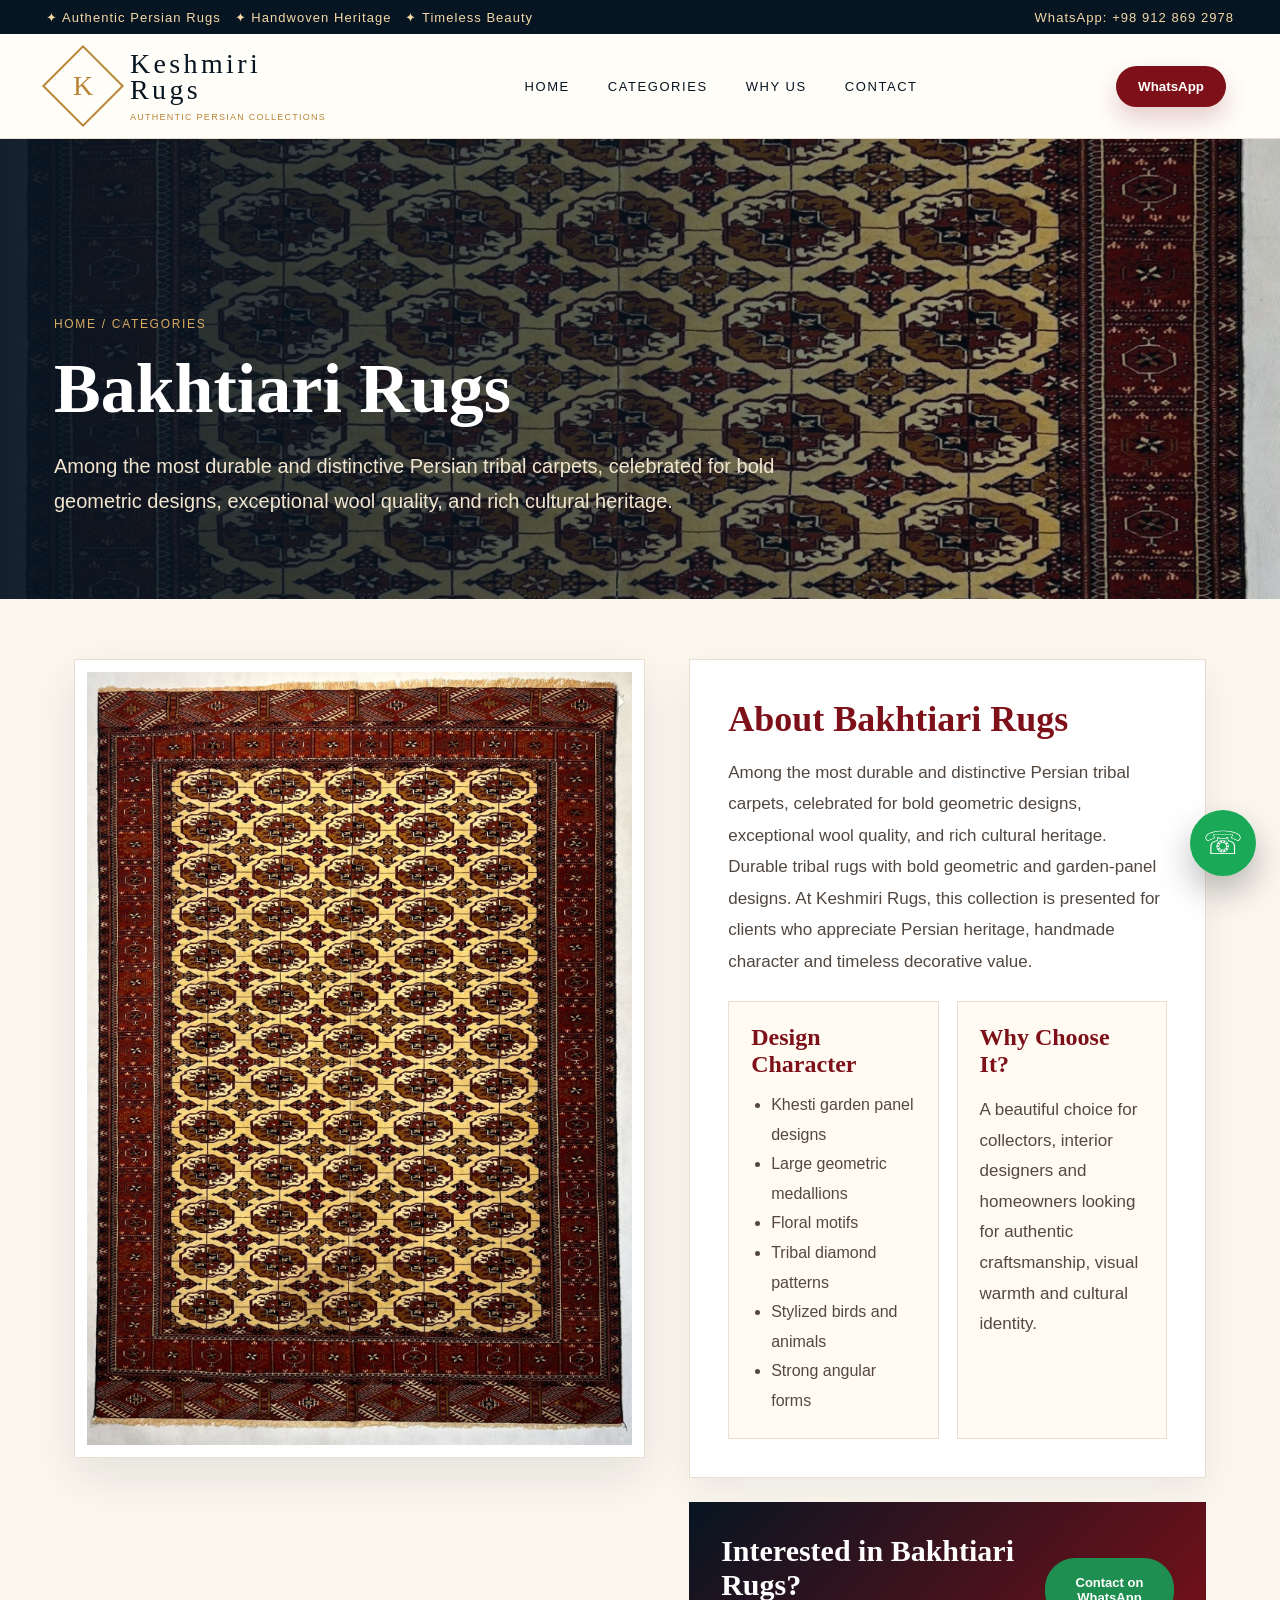
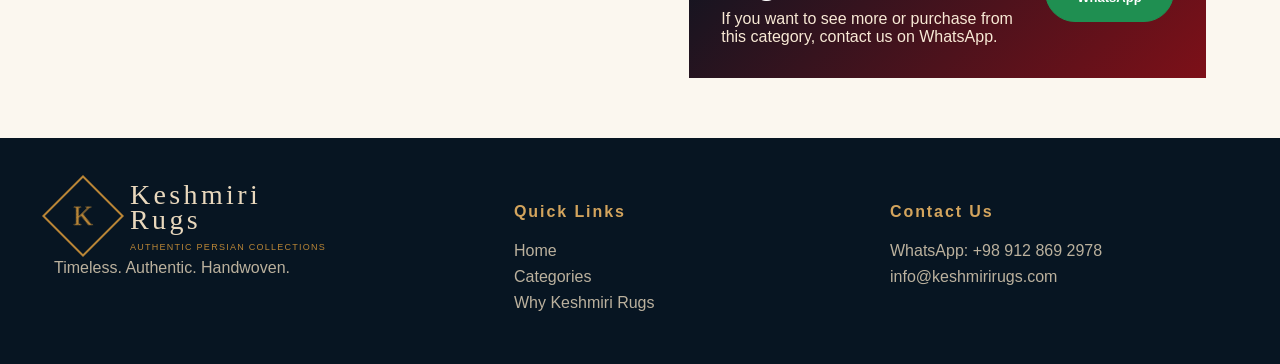
<file: categories/bakhtiari.html>
<!doctype html><html lang="en"><head><meta charset="utf-8"><meta name="viewport" content="width=device-width,initial-scale=1"><title>Bakhtiari Rugs | Keshmiri Rugs</title><link rel="stylesheet" href="../assets/style.css"></head><body><div class="topline"><span>✦ Authentic Persian Rugs &nbsp; ✦ Handwoven Heritage &nbsp; ✦ Timeless Beauty</span><span>WhatsApp: +98 912 869 2978</span></div>
<header class="nav"><a class="logo" href="../index.html"><div class="mark"><span>K</span></div><div class="logo-text">Keshmiri<br>Rugs<small>AUTHENTIC PERSIAN COLLECTIONS</small></div></a><nav class="menu"><a href="../index.html">Home</a><a href="../categories.html">Categories</a><a href="../index.html#why">Why Us</a><a href="../index.html#contact">Contact</a></nav><button class="whatsapp-top" data-wa data-category="Persian Rugs">WhatsApp</button></header><section class="page-hero"><div class="page-hero-inner"><div class="breadcrumb"><a href="../index.html">Home</a> / <a href="../categories.html">Categories</a></div><h1>Bakhtiari Rugs</h1><p>Among the most durable and distinctive Persian tribal carpets, celebrated for bold geometric designs, exceptional wool quality, and rich cultural heritage.</p></div></section><main class="cat-content"><div class="cat-layout"><div class="cat-photo"><img src="../assets/rug-main.jpg" alt="Bakhtiari Rugs"></div><div><section class="story"><h2>About Bakhtiari Rugs</h2><p>Among the most durable and distinctive Persian tribal carpets, celebrated for bold geometric designs, exceptional wool quality, and rich cultural heritage. Durable tribal rugs with bold geometric and garden-panel designs. At Keshmiri Rugs, this collection is presented for clients who appreciate Persian heritage, handmade character and timeless decorative value.</p><div class="info-columns"><div class="mini"><h3>Design Character</h3><ul><li>Khesti garden panel designs</li><li>Large geometric medallions</li><li>Floral motifs</li><li>Tribal diamond patterns</li><li>Stylized birds and animals</li><li>Strong angular forms</li></ul></div><div class="mini"><h3>Why Choose It?</h3><p style="line-height:1.8;color:#55483f">A beautiful choice for collectors, interior designers and homeowners looking for authentic craftsmanship, visual warmth and cultural identity.</p></div></div></section><section class="cat-cta"><div><h2>Interested in Bakhtiari Rugs?</h2><p>If you want to see more or purchase from this category, contact us on WhatsApp.</p></div><button class="btn green" data-wa data-category="Bakhtiari Rugs">Contact on WhatsApp</button></section></div></div></main><footer class="footer" id="contact"><div><div class="logo"><div class="mark"><span>K</span></div><div class="logo-text">Keshmiri<br>Rugs<small>AUTHENTIC PERSIAN COLLECTIONS</small></div></div><p>Timeless. Authentic. Handwoven.</p></div><div><h4>Quick Links</h4><a href="../index.html">Home</a><a href="../categories.html">Categories</a><a href="../index.html#why">Why Keshmiri Rugs</a></div><div><h4>Contact Us</h4><p>WhatsApp: +98 912 869 2978</p><p>info@keshmirirugs.com</p></div></footer><button class="float" data-wa data-category="Persian Rugs">☏</button><script src="../assets/script.js"></script></body></html>
</file>
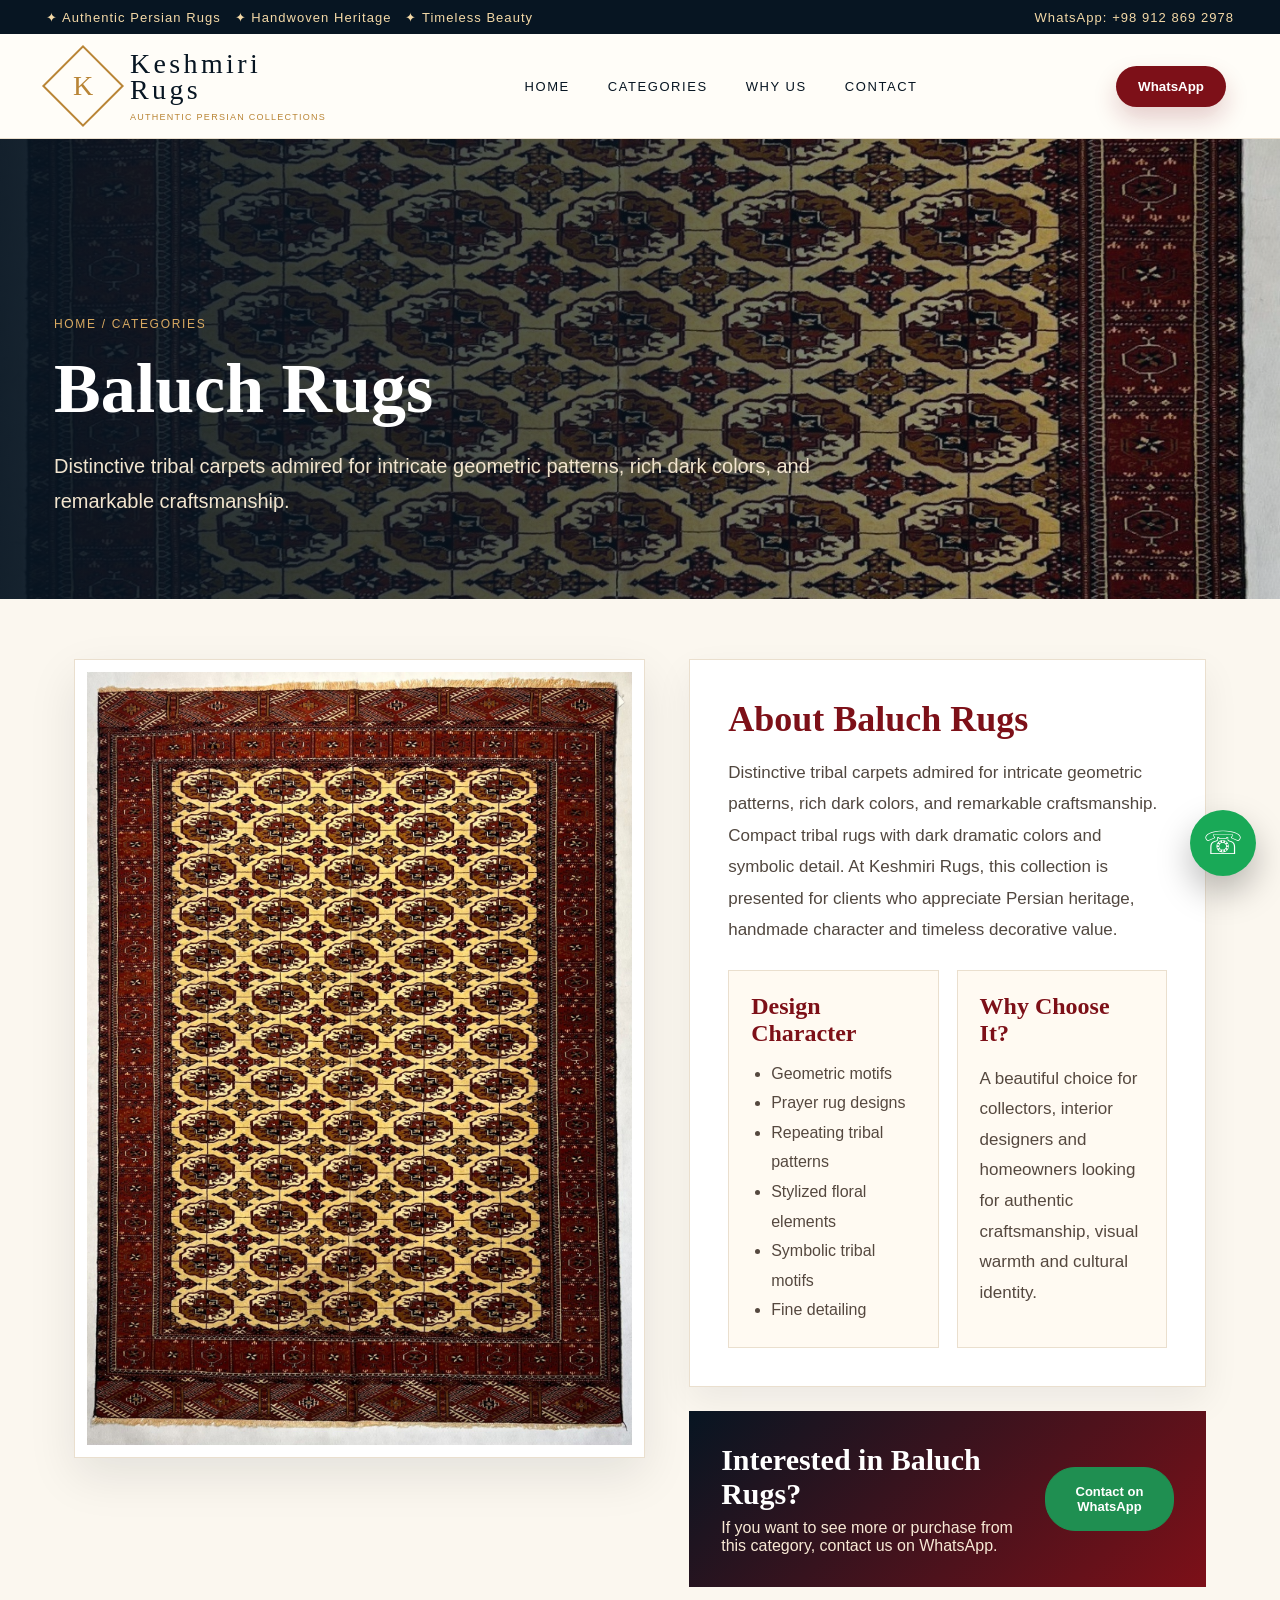
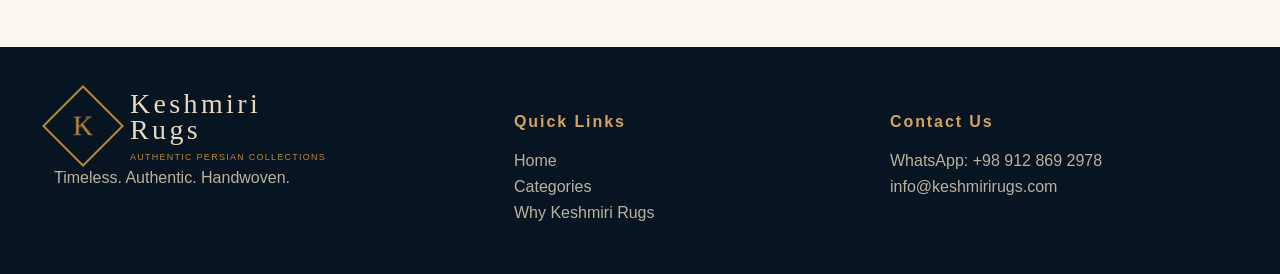
<file: categories/baluch.html>
<!doctype html><html lang="en"><head><meta charset="utf-8"><meta name="viewport" content="width=device-width,initial-scale=1"><title>Baluch Rugs | Keshmiri Rugs</title><link rel="stylesheet" href="../assets/style.css"></head><body><div class="topline"><span>✦ Authentic Persian Rugs &nbsp; ✦ Handwoven Heritage &nbsp; ✦ Timeless Beauty</span><span>WhatsApp: +98 912 869 2978</span></div>
<header class="nav"><a class="logo" href="../index.html"><div class="mark"><span>K</span></div><div class="logo-text">Keshmiri<br>Rugs<small>AUTHENTIC PERSIAN COLLECTIONS</small></div></a><nav class="menu"><a href="../index.html">Home</a><a href="../categories.html">Categories</a><a href="../index.html#why">Why Us</a><a href="../index.html#contact">Contact</a></nav><button class="whatsapp-top" data-wa data-category="Persian Rugs">WhatsApp</button></header><section class="page-hero"><div class="page-hero-inner"><div class="breadcrumb"><a href="../index.html">Home</a> / <a href="../categories.html">Categories</a></div><h1>Baluch Rugs</h1><p>Distinctive tribal carpets admired for intricate geometric patterns, rich dark colors, and remarkable craftsmanship.</p></div></section><main class="cat-content"><div class="cat-layout"><div class="cat-photo"><img src="../assets/rug-main.jpg" alt="Baluch Rugs"></div><div><section class="story"><h2>About Baluch Rugs</h2><p>Distinctive tribal carpets admired for intricate geometric patterns, rich dark colors, and remarkable craftsmanship. Compact tribal rugs with dark dramatic colors and symbolic detail. At Keshmiri Rugs, this collection is presented for clients who appreciate Persian heritage, handmade character and timeless decorative value.</p><div class="info-columns"><div class="mini"><h3>Design Character</h3><ul><li>Geometric motifs</li><li>Prayer rug designs</li><li>Repeating tribal patterns</li><li>Stylized floral elements</li><li>Symbolic tribal motifs</li><li>Fine detailing</li></ul></div><div class="mini"><h3>Why Choose It?</h3><p style="line-height:1.8;color:#55483f">A beautiful choice for collectors, interior designers and homeowners looking for authentic craftsmanship, visual warmth and cultural identity.</p></div></div></section><section class="cat-cta"><div><h2>Interested in Baluch Rugs?</h2><p>If you want to see more or purchase from this category, contact us on WhatsApp.</p></div><button class="btn green" data-wa data-category="Baluch Rugs">Contact on WhatsApp</button></section></div></div></main><footer class="footer" id="contact"><div><div class="logo"><div class="mark"><span>K</span></div><div class="logo-text">Keshmiri<br>Rugs<small>AUTHENTIC PERSIAN COLLECTIONS</small></div></div><p>Timeless. Authentic. Handwoven.</p></div><div><h4>Quick Links</h4><a href="../index.html">Home</a><a href="../categories.html">Categories</a><a href="../index.html#why">Why Keshmiri Rugs</a></div><div><h4>Contact Us</h4><p>WhatsApp: +98 912 869 2978</p><p>info@keshmirirugs.com</p></div></footer><button class="float" data-wa data-category="Persian Rugs">☏</button><script src="../assets/script.js"></script></body></html>
</file>
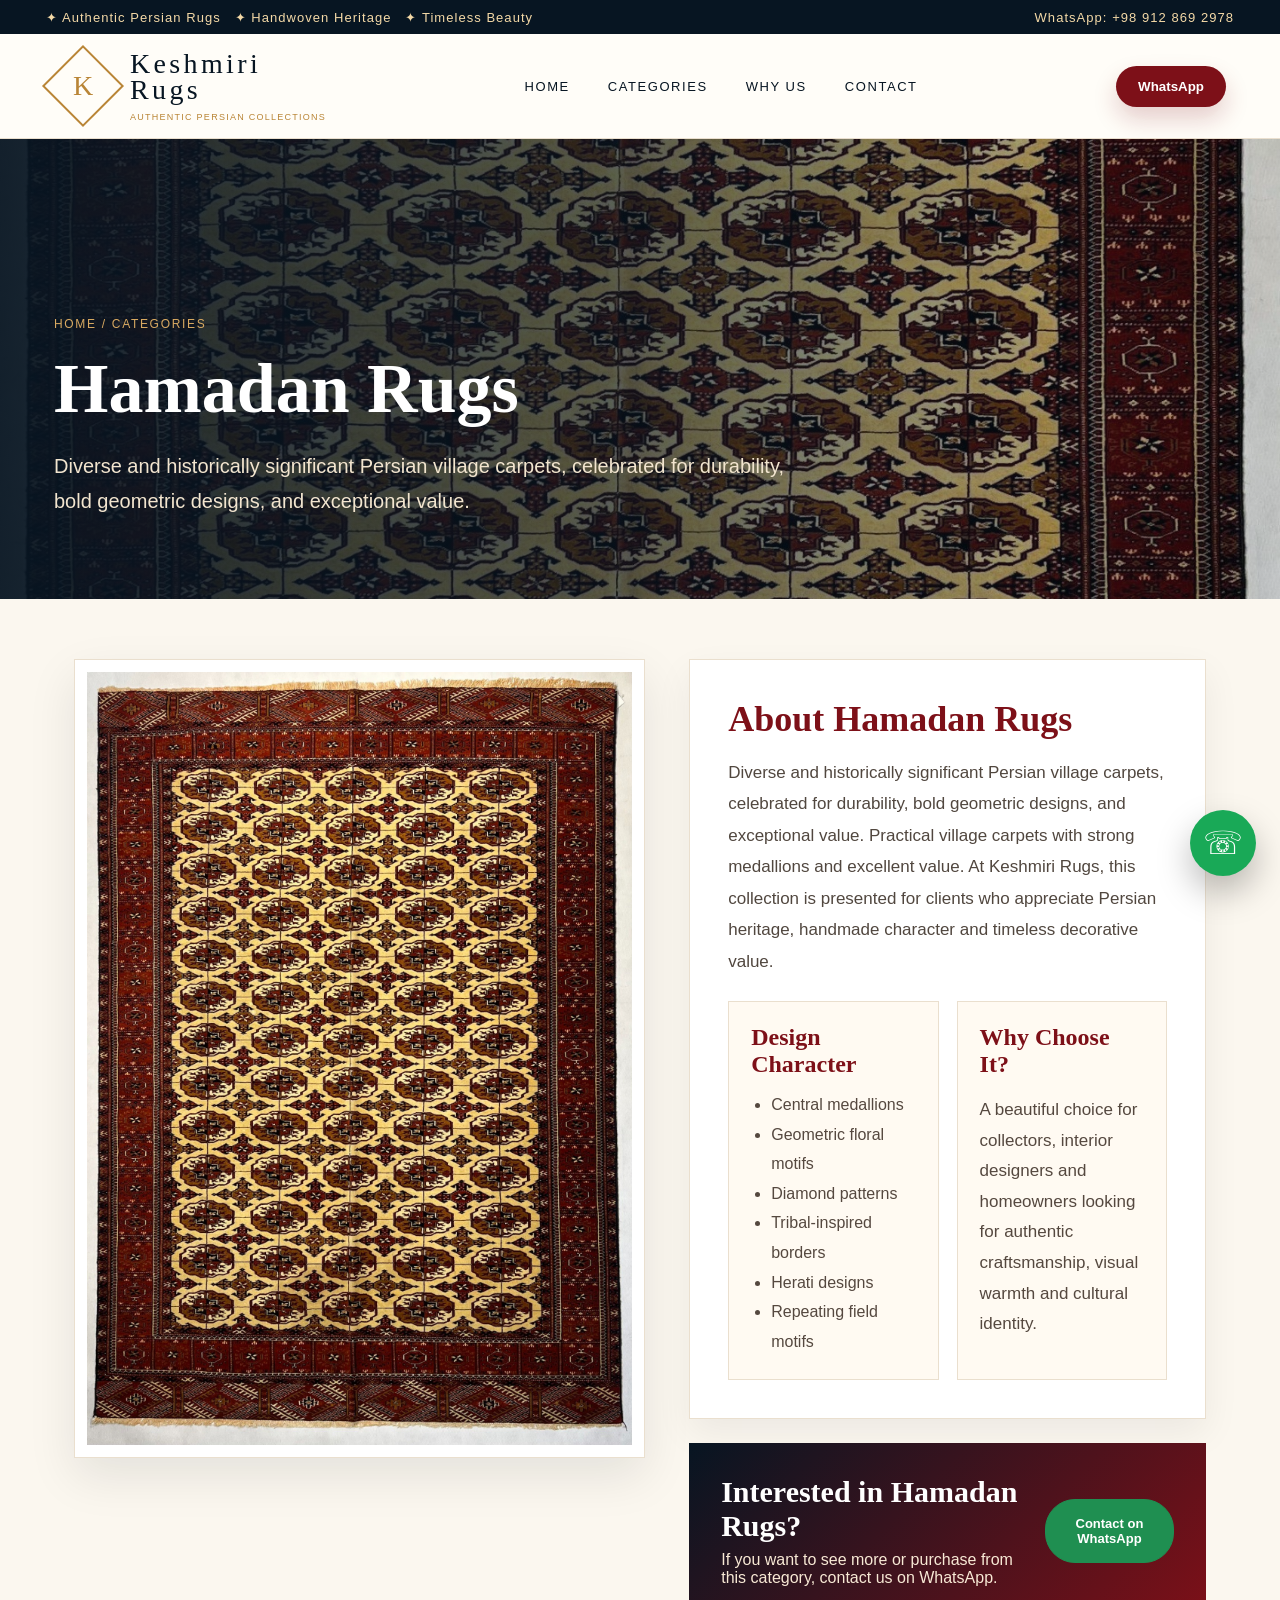
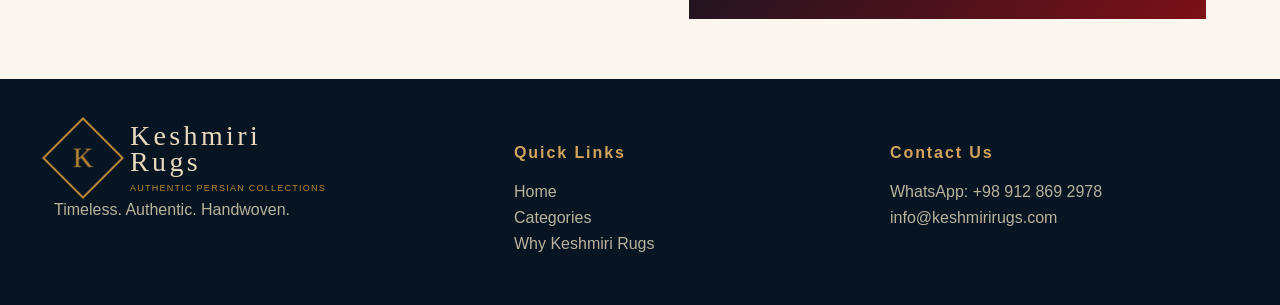
<file: categories/hamadan.html>
<!doctype html><html lang="en"><head><meta charset="utf-8"><meta name="viewport" content="width=device-width,initial-scale=1"><title>Hamadan Rugs | Keshmiri Rugs</title><link rel="stylesheet" href="../assets/style.css"></head><body><div class="topline"><span>✦ Authentic Persian Rugs &nbsp; ✦ Handwoven Heritage &nbsp; ✦ Timeless Beauty</span><span>WhatsApp: +98 912 869 2978</span></div>
<header class="nav"><a class="logo" href="../index.html"><div class="mark"><span>K</span></div><div class="logo-text">Keshmiri<br>Rugs<small>AUTHENTIC PERSIAN COLLECTIONS</small></div></a><nav class="menu"><a href="../index.html">Home</a><a href="../categories.html">Categories</a><a href="../index.html#why">Why Us</a><a href="../index.html#contact">Contact</a></nav><button class="whatsapp-top" data-wa data-category="Persian Rugs">WhatsApp</button></header><section class="page-hero"><div class="page-hero-inner"><div class="breadcrumb"><a href="../index.html">Home</a> / <a href="../categories.html">Categories</a></div><h1>Hamadan Rugs</h1><p>Diverse and historically significant Persian village carpets, celebrated for durability, bold geometric designs, and exceptional value.</p></div></section><main class="cat-content"><div class="cat-layout"><div class="cat-photo"><img src="../assets/rug-main.jpg" alt="Hamadan Rugs"></div><div><section class="story"><h2>About Hamadan Rugs</h2><p>Diverse and historically significant Persian village carpets, celebrated for durability, bold geometric designs, and exceptional value. Practical village carpets with strong medallions and excellent value. At Keshmiri Rugs, this collection is presented for clients who appreciate Persian heritage, handmade character and timeless decorative value.</p><div class="info-columns"><div class="mini"><h3>Design Character</h3><ul><li>Central medallions</li><li>Geometric floral motifs</li><li>Diamond patterns</li><li>Tribal-inspired borders</li><li>Herati designs</li><li>Repeating field motifs</li></ul></div><div class="mini"><h3>Why Choose It?</h3><p style="line-height:1.8;color:#55483f">A beautiful choice for collectors, interior designers and homeowners looking for authentic craftsmanship, visual warmth and cultural identity.</p></div></div></section><section class="cat-cta"><div><h2>Interested in Hamadan Rugs?</h2><p>If you want to see more or purchase from this category, contact us on WhatsApp.</p></div><button class="btn green" data-wa data-category="Hamadan Rugs">Contact on WhatsApp</button></section></div></div></main><footer class="footer" id="contact"><div><div class="logo"><div class="mark"><span>K</span></div><div class="logo-text">Keshmiri<br>Rugs<small>AUTHENTIC PERSIAN COLLECTIONS</small></div></div><p>Timeless. Authentic. Handwoven.</p></div><div><h4>Quick Links</h4><a href="../index.html">Home</a><a href="../categories.html">Categories</a><a href="../index.html#why">Why Keshmiri Rugs</a></div><div><h4>Contact Us</h4><p>WhatsApp: +98 912 869 2978</p><p>info@keshmirirugs.com</p></div></footer><button class="float" data-wa data-category="Persian Rugs">☏</button><script src="../assets/script.js"></script></body></html>
</file>
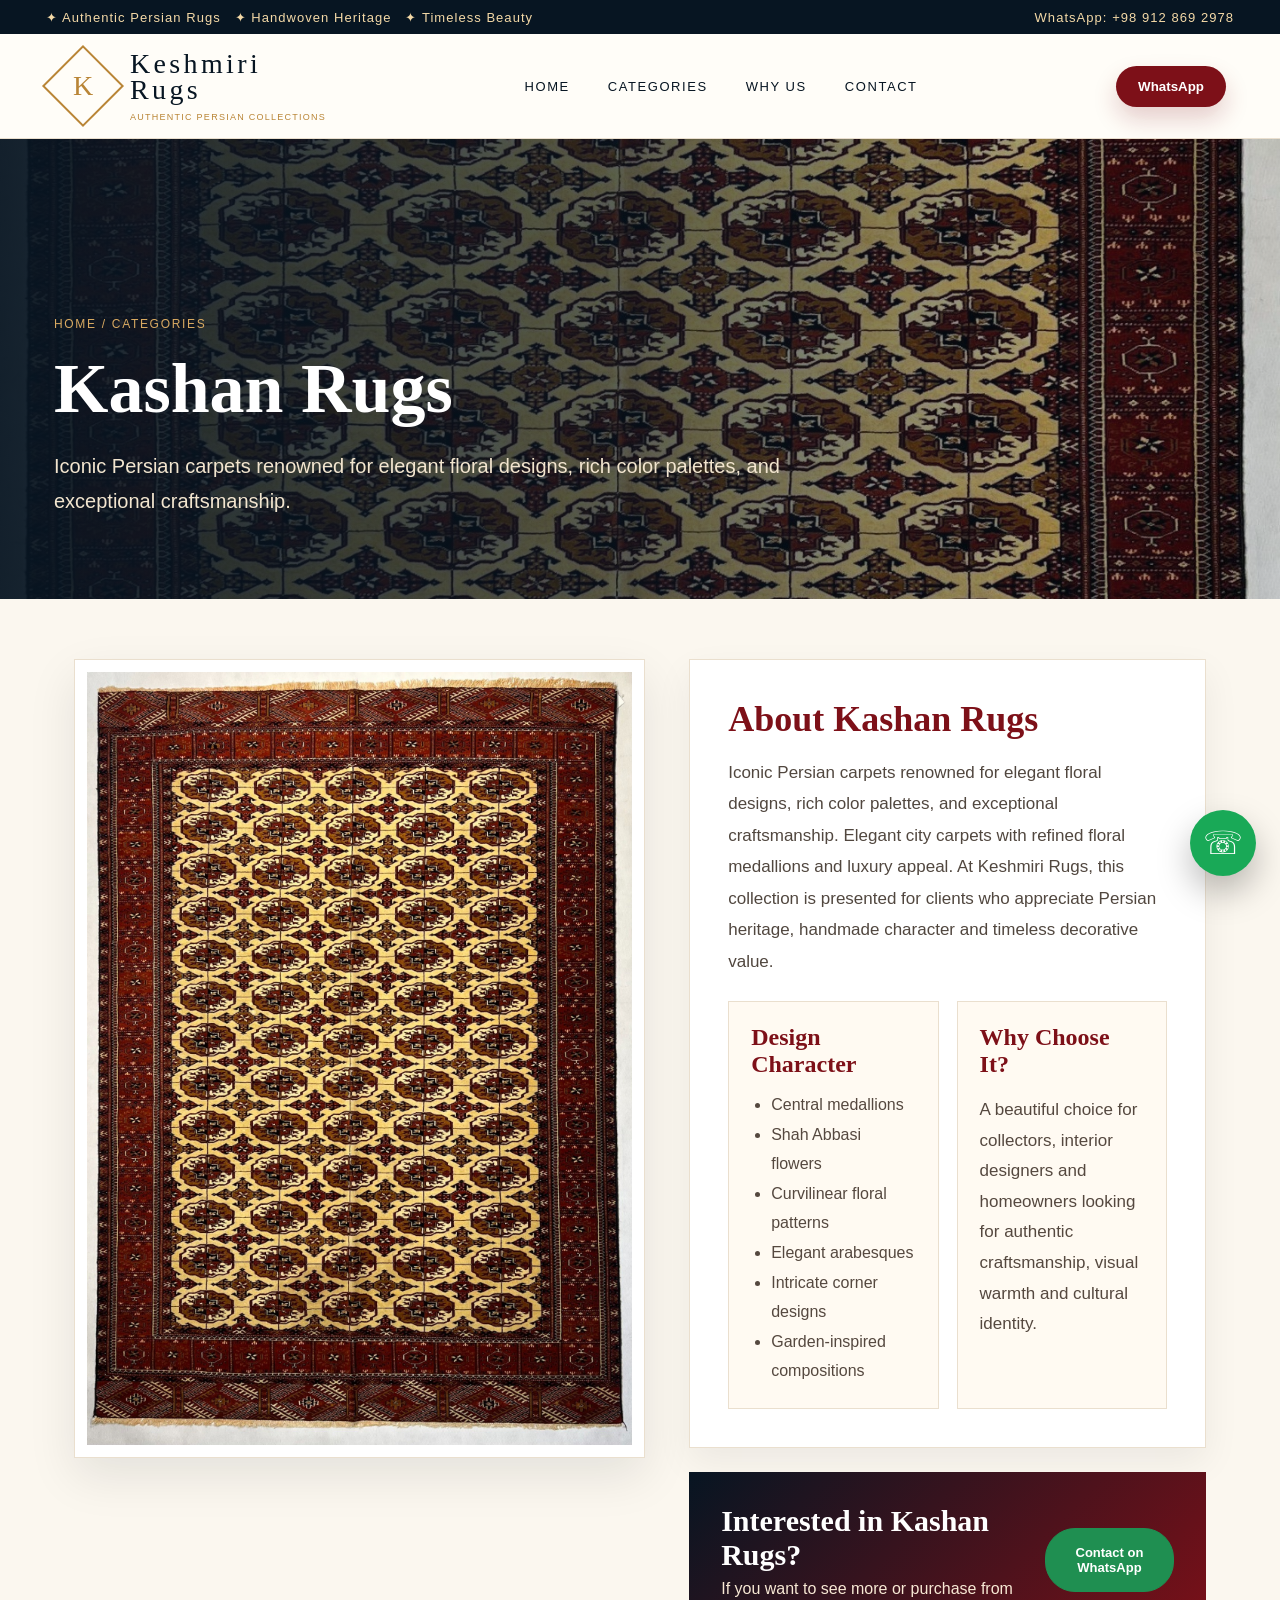
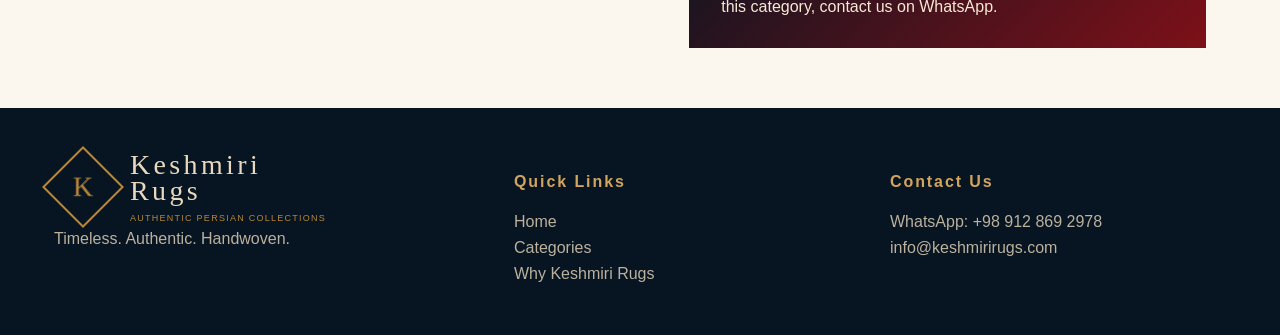
<file: categories/kashan.html>
<!doctype html><html lang="en"><head><meta charset="utf-8"><meta name="viewport" content="width=device-width,initial-scale=1"><title>Kashan Rugs | Keshmiri Rugs</title><link rel="stylesheet" href="../assets/style.css"></head><body><div class="topline"><span>✦ Authentic Persian Rugs &nbsp; ✦ Handwoven Heritage &nbsp; ✦ Timeless Beauty</span><span>WhatsApp: +98 912 869 2978</span></div>
<header class="nav"><a class="logo" href="../index.html"><div class="mark"><span>K</span></div><div class="logo-text">Keshmiri<br>Rugs<small>AUTHENTIC PERSIAN COLLECTIONS</small></div></a><nav class="menu"><a href="../index.html">Home</a><a href="../categories.html">Categories</a><a href="../index.html#why">Why Us</a><a href="../index.html#contact">Contact</a></nav><button class="whatsapp-top" data-wa data-category="Persian Rugs">WhatsApp</button></header><section class="page-hero"><div class="page-hero-inner"><div class="breadcrumb"><a href="../index.html">Home</a> / <a href="../categories.html">Categories</a></div><h1>Kashan Rugs</h1><p>Iconic Persian carpets renowned for elegant floral designs, rich color palettes, and exceptional craftsmanship.</p></div></section><main class="cat-content"><div class="cat-layout"><div class="cat-photo"><img src="../assets/rug-main.jpg" alt="Kashan Rugs"></div><div><section class="story"><h2>About Kashan Rugs</h2><p>Iconic Persian carpets renowned for elegant floral designs, rich color palettes, and exceptional craftsmanship. Elegant city carpets with refined floral medallions and luxury appeal. At Keshmiri Rugs, this collection is presented for clients who appreciate Persian heritage, handmade character and timeless decorative value.</p><div class="info-columns"><div class="mini"><h3>Design Character</h3><ul><li>Central medallions</li><li>Shah Abbasi flowers</li><li>Curvilinear floral patterns</li><li>Elegant arabesques</li><li>Intricate corner designs</li><li>Garden-inspired compositions</li></ul></div><div class="mini"><h3>Why Choose It?</h3><p style="line-height:1.8;color:#55483f">A beautiful choice for collectors, interior designers and homeowners looking for authentic craftsmanship, visual warmth and cultural identity.</p></div></div></section><section class="cat-cta"><div><h2>Interested in Kashan Rugs?</h2><p>If you want to see more or purchase from this category, contact us on WhatsApp.</p></div><button class="btn green" data-wa data-category="Kashan Rugs">Contact on WhatsApp</button></section></div></div></main><footer class="footer" id="contact"><div><div class="logo"><div class="mark"><span>K</span></div><div class="logo-text">Keshmiri<br>Rugs<small>AUTHENTIC PERSIAN COLLECTIONS</small></div></div><p>Timeless. Authentic. Handwoven.</p></div><div><h4>Quick Links</h4><a href="../index.html">Home</a><a href="../categories.html">Categories</a><a href="../index.html#why">Why Keshmiri Rugs</a></div><div><h4>Contact Us</h4><p>WhatsApp: +98 912 869 2978</p><p>info@keshmirirugs.com</p></div></footer><button class="float" data-wa data-category="Persian Rugs">☏</button><script src="../assets/script.js"></script></body></html>
</file>
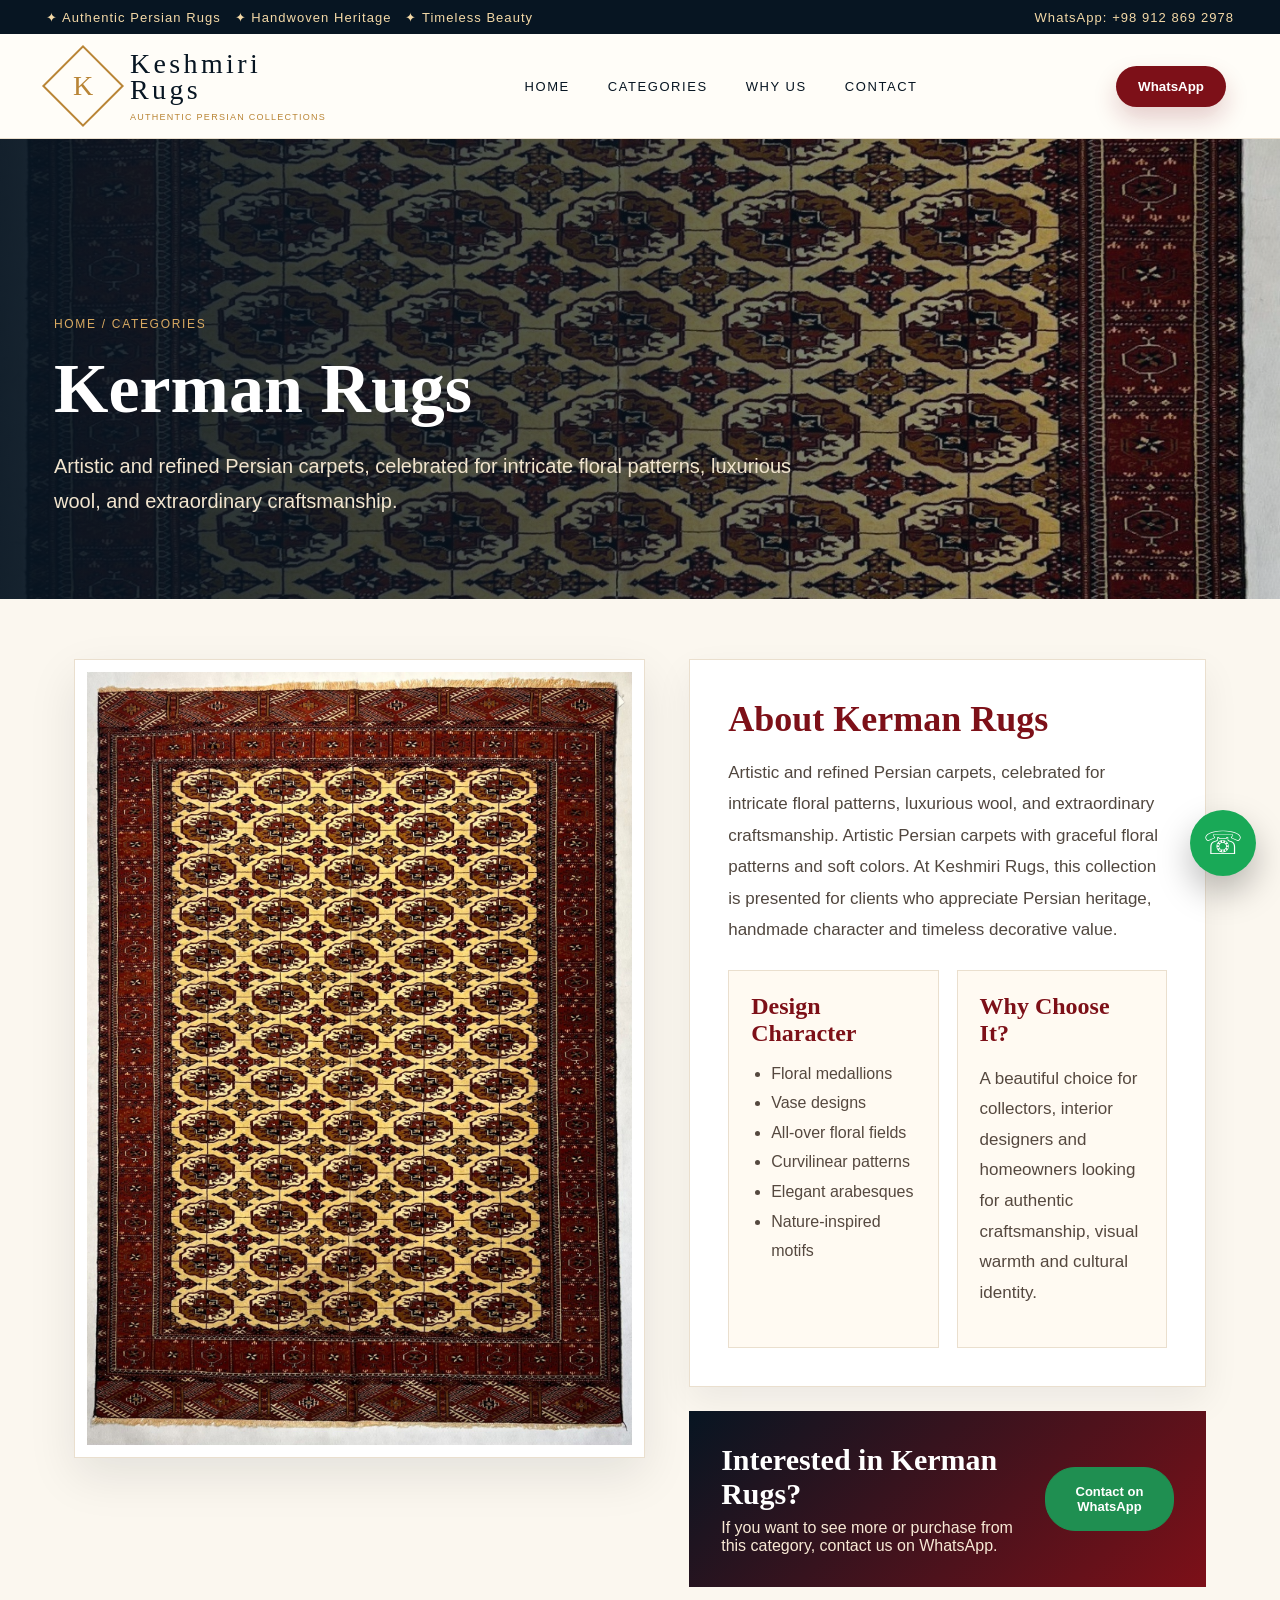
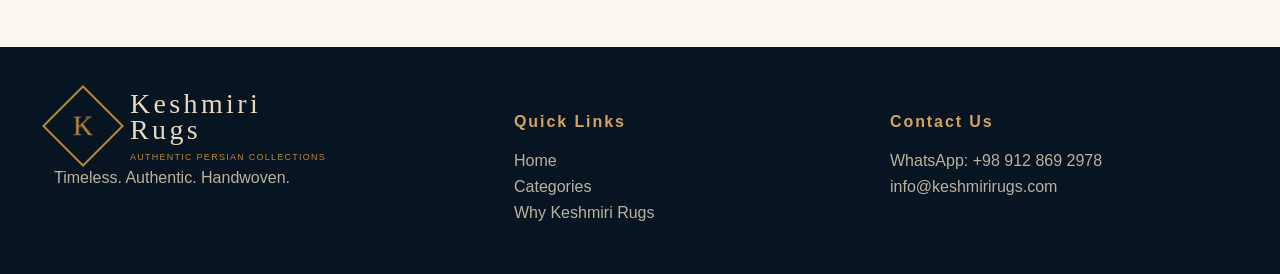
<file: categories/kerman.html>
<!doctype html><html lang="en"><head><meta charset="utf-8"><meta name="viewport" content="width=device-width,initial-scale=1"><title>Kerman Rugs | Keshmiri Rugs</title><link rel="stylesheet" href="../assets/style.css"></head><body><div class="topline"><span>✦ Authentic Persian Rugs &nbsp; ✦ Handwoven Heritage &nbsp; ✦ Timeless Beauty</span><span>WhatsApp: +98 912 869 2978</span></div>
<header class="nav"><a class="logo" href="../index.html"><div class="mark"><span>K</span></div><div class="logo-text">Keshmiri<br>Rugs<small>AUTHENTIC PERSIAN COLLECTIONS</small></div></a><nav class="menu"><a href="../index.html">Home</a><a href="../categories.html">Categories</a><a href="../index.html#why">Why Us</a><a href="../index.html#contact">Contact</a></nav><button class="whatsapp-top" data-wa data-category="Persian Rugs">WhatsApp</button></header><section class="page-hero"><div class="page-hero-inner"><div class="breadcrumb"><a href="../index.html">Home</a> / <a href="../categories.html">Categories</a></div><h1>Kerman Rugs</h1><p>Artistic and refined Persian carpets, celebrated for intricate floral patterns, luxurious wool, and extraordinary craftsmanship.</p></div></section><main class="cat-content"><div class="cat-layout"><div class="cat-photo"><img src="../assets/rug-main.jpg" alt="Kerman Rugs"></div><div><section class="story"><h2>About Kerman Rugs</h2><p>Artistic and refined Persian carpets, celebrated for intricate floral patterns, luxurious wool, and extraordinary craftsmanship. Artistic Persian carpets with graceful floral patterns and soft colors. At Keshmiri Rugs, this collection is presented for clients who appreciate Persian heritage, handmade character and timeless decorative value.</p><div class="info-columns"><div class="mini"><h3>Design Character</h3><ul><li>Floral medallions</li><li>Vase designs</li><li>All-over floral fields</li><li>Curvilinear patterns</li><li>Elegant arabesques</li><li>Nature-inspired motifs</li></ul></div><div class="mini"><h3>Why Choose It?</h3><p style="line-height:1.8;color:#55483f">A beautiful choice for collectors, interior designers and homeowners looking for authentic craftsmanship, visual warmth and cultural identity.</p></div></div></section><section class="cat-cta"><div><h2>Interested in Kerman Rugs?</h2><p>If you want to see more or purchase from this category, contact us on WhatsApp.</p></div><button class="btn green" data-wa data-category="Kerman Rugs">Contact on WhatsApp</button></section></div></div></main><footer class="footer" id="contact"><div><div class="logo"><div class="mark"><span>K</span></div><div class="logo-text">Keshmiri<br>Rugs<small>AUTHENTIC PERSIAN COLLECTIONS</small></div></div><p>Timeless. Authentic. Handwoven.</p></div><div><h4>Quick Links</h4><a href="../index.html">Home</a><a href="../categories.html">Categories</a><a href="../index.html#why">Why Keshmiri Rugs</a></div><div><h4>Contact Us</h4><p>WhatsApp: +98 912 869 2978</p><p>info@keshmirirugs.com</p></div></footer><button class="float" data-wa data-category="Persian Rugs">☏</button><script src="../assets/script.js"></script></body></html>
</file>
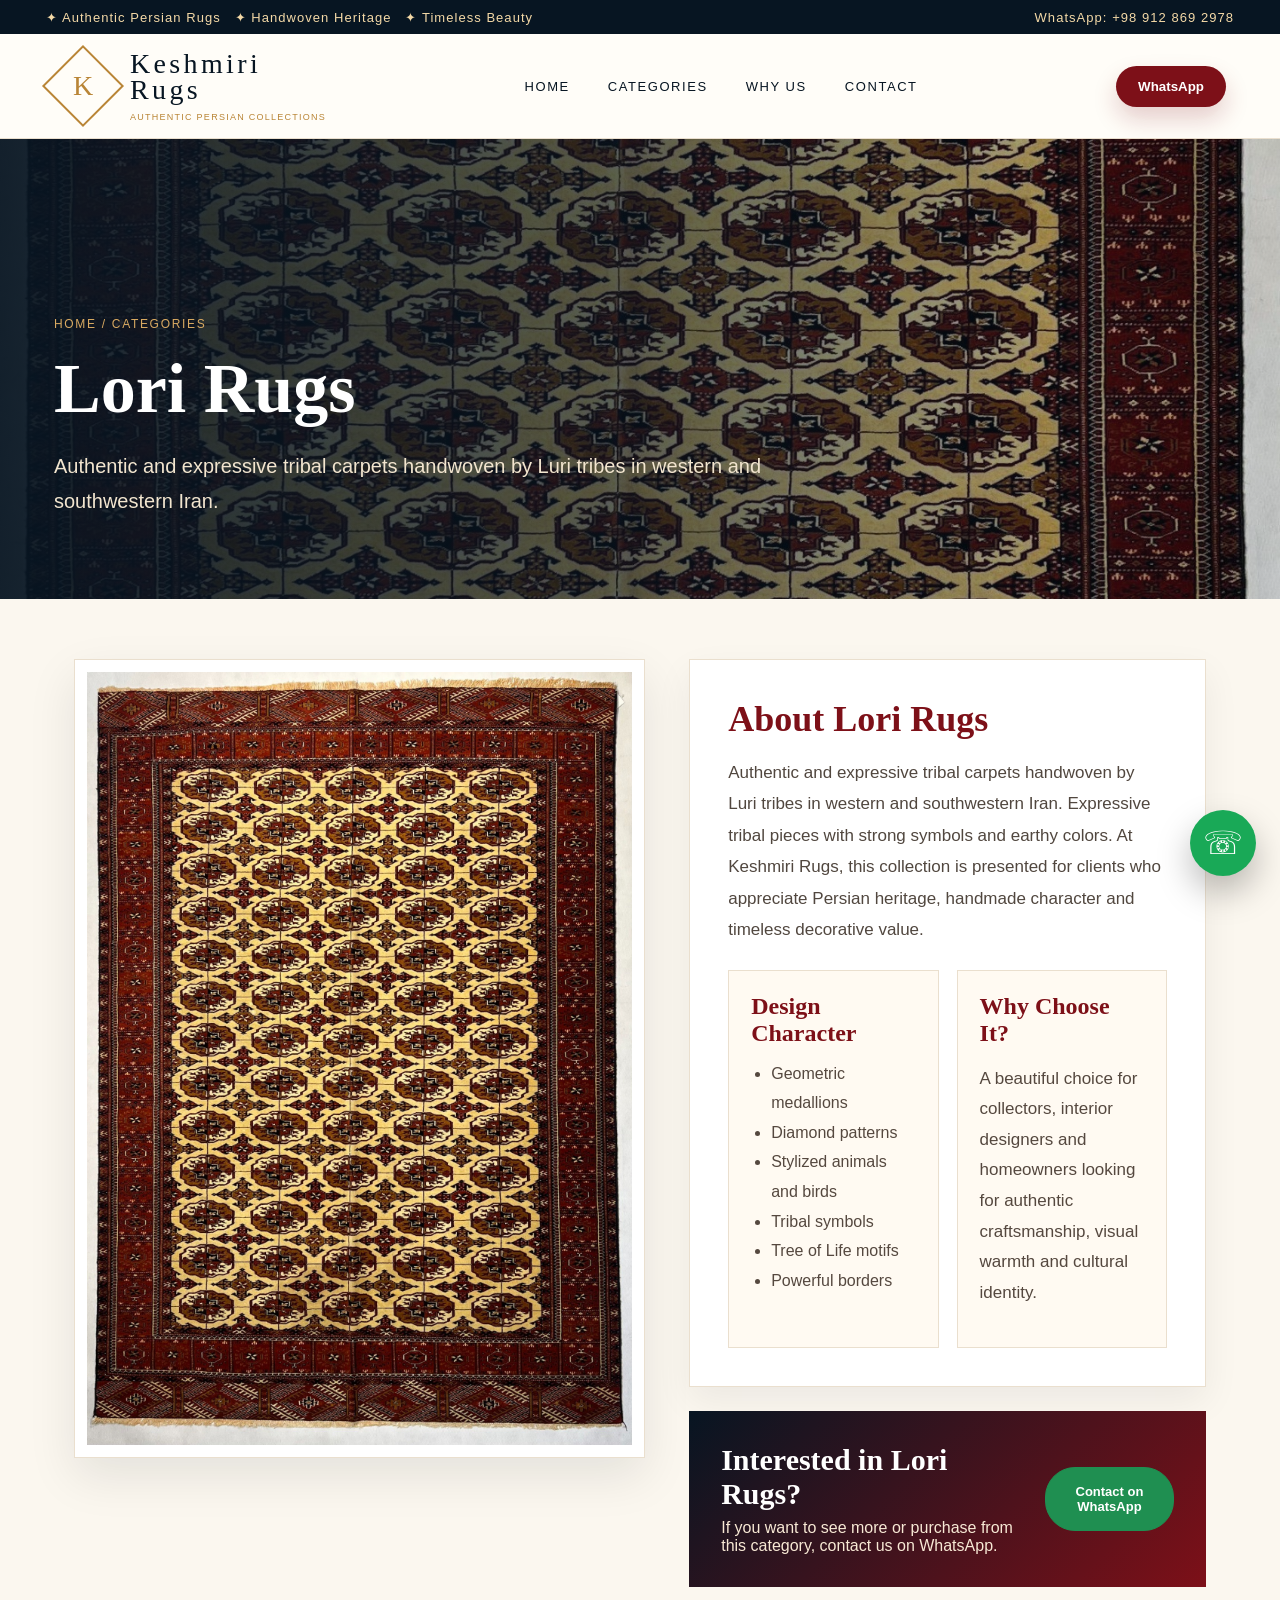
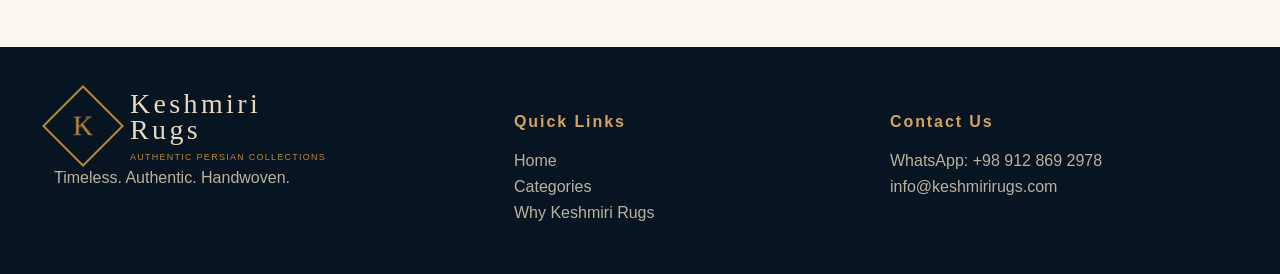
<file: categories/lori.html>
<!doctype html><html lang="en"><head><meta charset="utf-8"><meta name="viewport" content="width=device-width,initial-scale=1"><title>Lori Rugs | Keshmiri Rugs</title><link rel="stylesheet" href="../assets/style.css"></head><body><div class="topline"><span>✦ Authentic Persian Rugs &nbsp; ✦ Handwoven Heritage &nbsp; ✦ Timeless Beauty</span><span>WhatsApp: +98 912 869 2978</span></div>
<header class="nav"><a class="logo" href="../index.html"><div class="mark"><span>K</span></div><div class="logo-text">Keshmiri<br>Rugs<small>AUTHENTIC PERSIAN COLLECTIONS</small></div></a><nav class="menu"><a href="../index.html">Home</a><a href="../categories.html">Categories</a><a href="../index.html#why">Why Us</a><a href="../index.html#contact">Contact</a></nav><button class="whatsapp-top" data-wa data-category="Persian Rugs">WhatsApp</button></header><section class="page-hero"><div class="page-hero-inner"><div class="breadcrumb"><a href="../index.html">Home</a> / <a href="../categories.html">Categories</a></div><h1>Lori Rugs</h1><p>Authentic and expressive tribal carpets handwoven by Luri tribes in western and southwestern Iran.</p></div></section><main class="cat-content"><div class="cat-layout"><div class="cat-photo"><img src="../assets/rug-main.jpg" alt="Lori Rugs"></div><div><section class="story"><h2>About Lori Rugs</h2><p>Authentic and expressive tribal carpets handwoven by Luri tribes in western and southwestern Iran. Expressive tribal pieces with strong symbols and earthy colors. At Keshmiri Rugs, this collection is presented for clients who appreciate Persian heritage, handmade character and timeless decorative value.</p><div class="info-columns"><div class="mini"><h3>Design Character</h3><ul><li>Geometric medallions</li><li>Diamond patterns</li><li>Stylized animals and birds</li><li>Tribal symbols</li><li>Tree of Life motifs</li><li>Powerful borders</li></ul></div><div class="mini"><h3>Why Choose It?</h3><p style="line-height:1.8;color:#55483f">A beautiful choice for collectors, interior designers and homeowners looking for authentic craftsmanship, visual warmth and cultural identity.</p></div></div></section><section class="cat-cta"><div><h2>Interested in Lori Rugs?</h2><p>If you want to see more or purchase from this category, contact us on WhatsApp.</p></div><button class="btn green" data-wa data-category="Lori Rugs">Contact on WhatsApp</button></section></div></div></main><footer class="footer" id="contact"><div><div class="logo"><div class="mark"><span>K</span></div><div class="logo-text">Keshmiri<br>Rugs<small>AUTHENTIC PERSIAN COLLECTIONS</small></div></div><p>Timeless. Authentic. Handwoven.</p></div><div><h4>Quick Links</h4><a href="../index.html">Home</a><a href="../categories.html">Categories</a><a href="../index.html#why">Why Keshmiri Rugs</a></div><div><h4>Contact Us</h4><p>WhatsApp: +98 912 869 2978</p><p>info@keshmirirugs.com</p></div></footer><button class="float" data-wa data-category="Persian Rugs">☏</button><script src="../assets/script.js"></script></body></html>
</file>
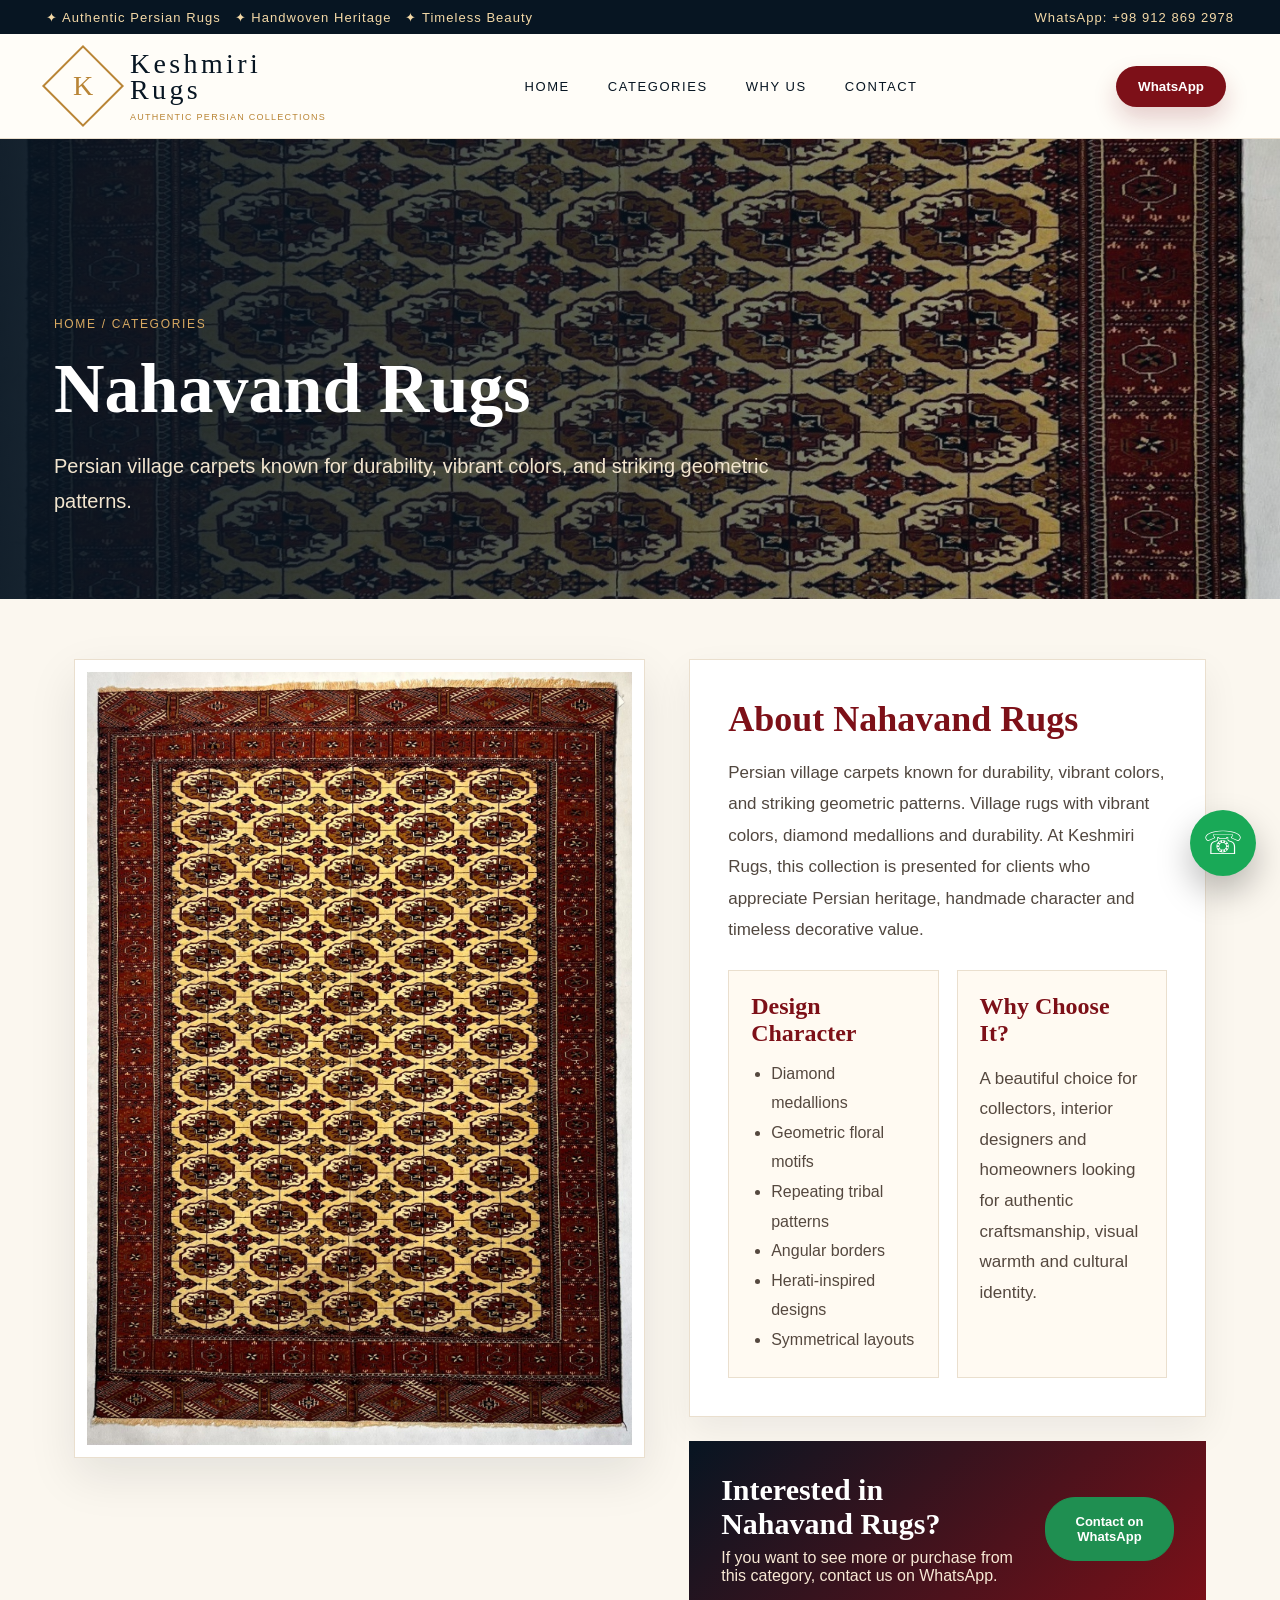
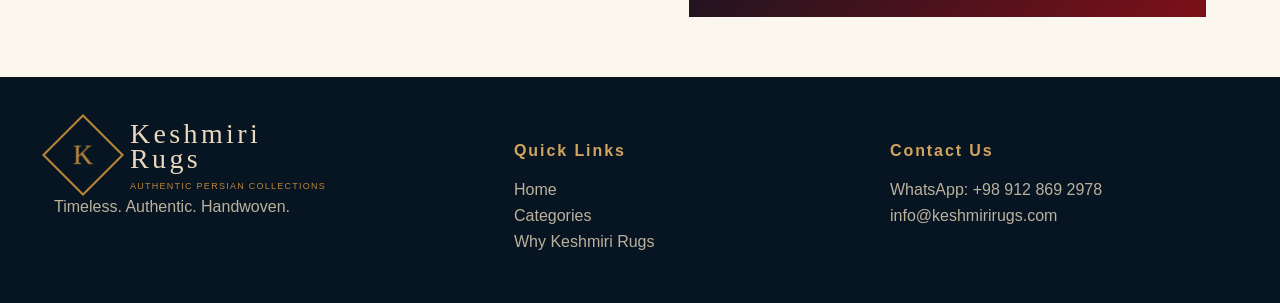
<file: categories/nahavand.html>
<!doctype html><html lang="en"><head><meta charset="utf-8"><meta name="viewport" content="width=device-width,initial-scale=1"><title>Nahavand Rugs | Keshmiri Rugs</title><link rel="stylesheet" href="../assets/style.css"></head><body><div class="topline"><span>✦ Authentic Persian Rugs &nbsp; ✦ Handwoven Heritage &nbsp; ✦ Timeless Beauty</span><span>WhatsApp: +98 912 869 2978</span></div>
<header class="nav"><a class="logo" href="../index.html"><div class="mark"><span>K</span></div><div class="logo-text">Keshmiri<br>Rugs<small>AUTHENTIC PERSIAN COLLECTIONS</small></div></a><nav class="menu"><a href="../index.html">Home</a><a href="../categories.html">Categories</a><a href="../index.html#why">Why Us</a><a href="../index.html#contact">Contact</a></nav><button class="whatsapp-top" data-wa data-category="Persian Rugs">WhatsApp</button></header><section class="page-hero"><div class="page-hero-inner"><div class="breadcrumb"><a href="../index.html">Home</a> / <a href="../categories.html">Categories</a></div><h1>Nahavand Rugs</h1><p>Persian village carpets known for durability, vibrant colors, and striking geometric patterns.</p></div></section><main class="cat-content"><div class="cat-layout"><div class="cat-photo"><img src="../assets/rug-main.jpg" alt="Nahavand Rugs"></div><div><section class="story"><h2>About Nahavand Rugs</h2><p>Persian village carpets known for durability, vibrant colors, and striking geometric patterns. Village rugs with vibrant colors, diamond medallions and durability. At Keshmiri Rugs, this collection is presented for clients who appreciate Persian heritage, handmade character and timeless decorative value.</p><div class="info-columns"><div class="mini"><h3>Design Character</h3><ul><li>Diamond medallions</li><li>Geometric floral motifs</li><li>Repeating tribal patterns</li><li>Angular borders</li><li>Herati-inspired designs</li><li>Symmetrical layouts</li></ul></div><div class="mini"><h3>Why Choose It?</h3><p style="line-height:1.8;color:#55483f">A beautiful choice for collectors, interior designers and homeowners looking for authentic craftsmanship, visual warmth and cultural identity.</p></div></div></section><section class="cat-cta"><div><h2>Interested in Nahavand Rugs?</h2><p>If you want to see more or purchase from this category, contact us on WhatsApp.</p></div><button class="btn green" data-wa data-category="Nahavand Rugs">Contact on WhatsApp</button></section></div></div></main><footer class="footer" id="contact"><div><div class="logo"><div class="mark"><span>K</span></div><div class="logo-text">Keshmiri<br>Rugs<small>AUTHENTIC PERSIAN COLLECTIONS</small></div></div><p>Timeless. Authentic. Handwoven.</p></div><div><h4>Quick Links</h4><a href="../index.html">Home</a><a href="../categories.html">Categories</a><a href="../index.html#why">Why Keshmiri Rugs</a></div><div><h4>Contact Us</h4><p>WhatsApp: +98 912 869 2978</p><p>info@keshmirirugs.com</p></div></footer><button class="float" data-wa data-category="Persian Rugs">☏</button><script src="../assets/script.js"></script></body></html>
</file>
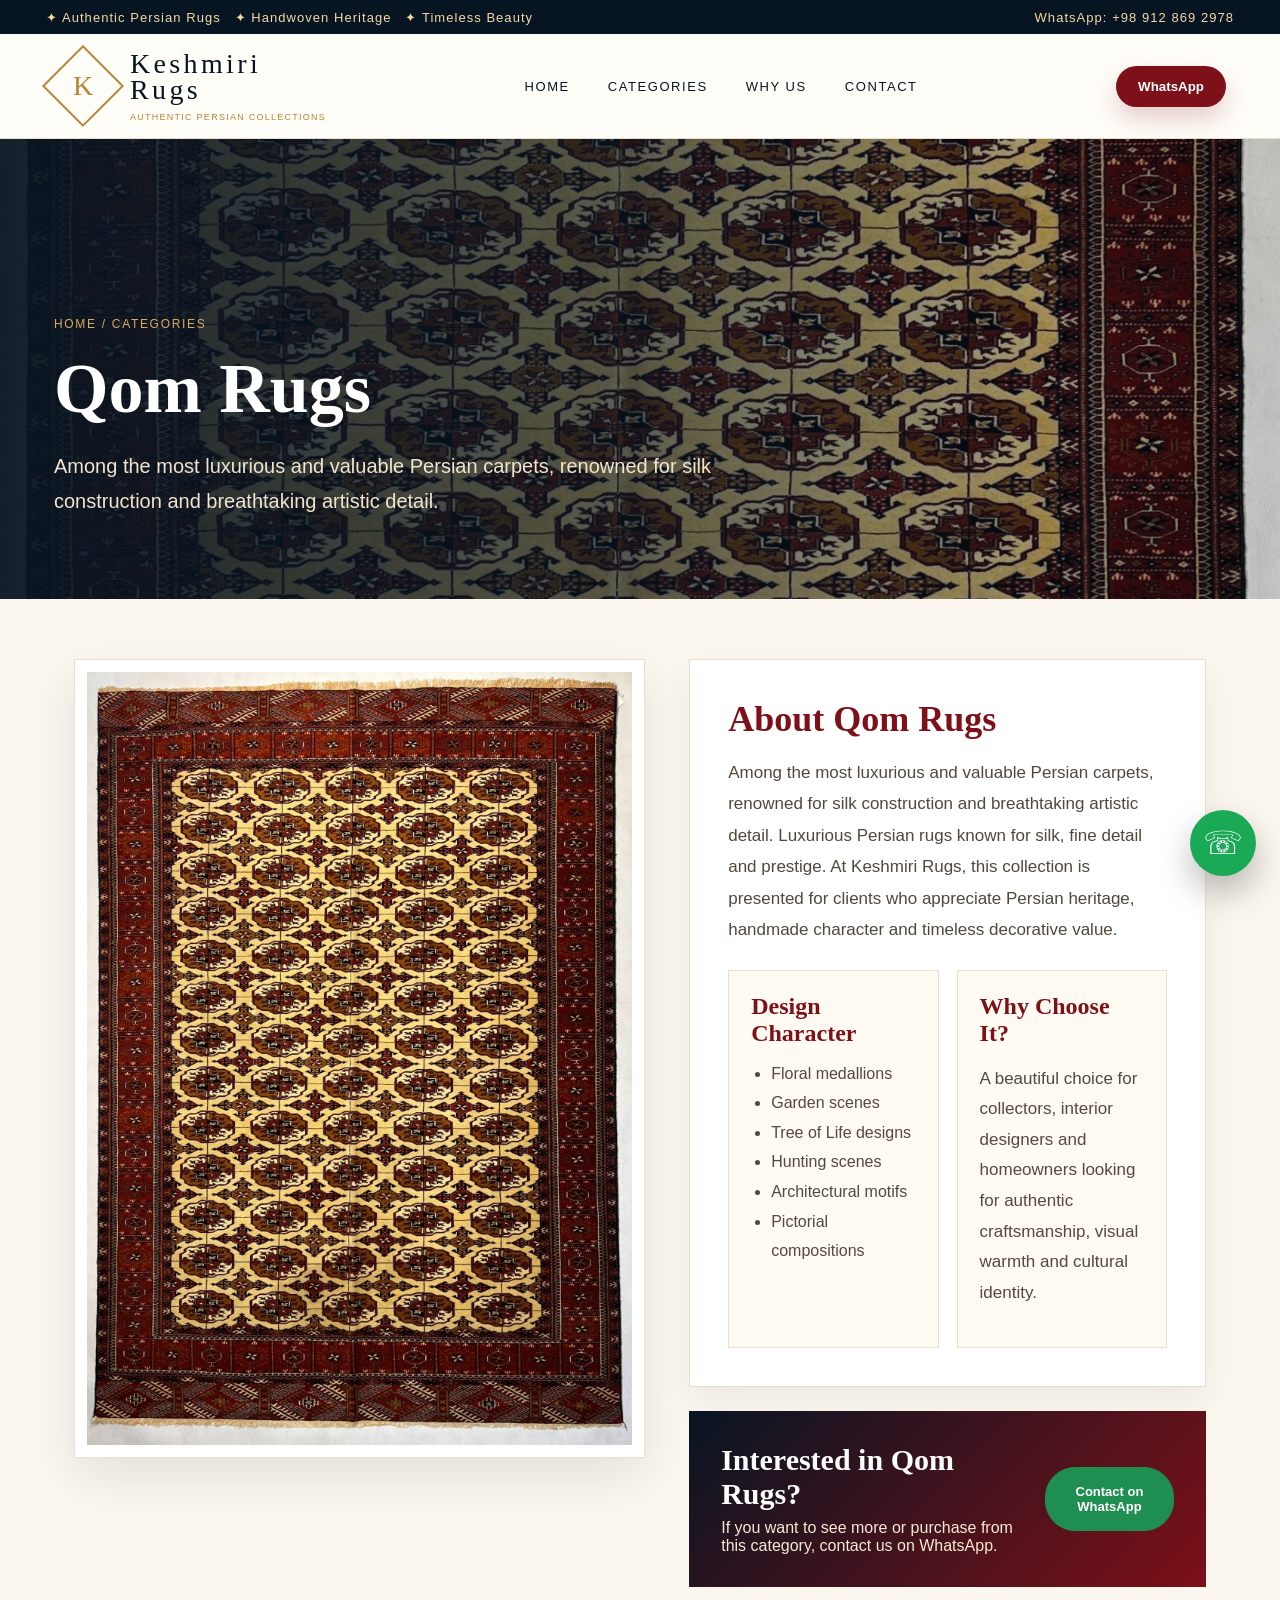
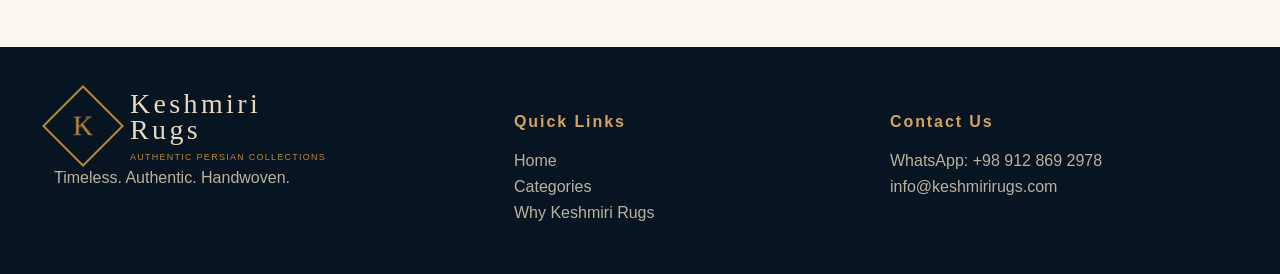
<file: categories/qom.html>
<!doctype html><html lang="en"><head><meta charset="utf-8"><meta name="viewport" content="width=device-width,initial-scale=1"><title>Qom Rugs | Keshmiri Rugs</title><link rel="stylesheet" href="../assets/style.css"></head><body><div class="topline"><span>✦ Authentic Persian Rugs &nbsp; ✦ Handwoven Heritage &nbsp; ✦ Timeless Beauty</span><span>WhatsApp: +98 912 869 2978</span></div>
<header class="nav"><a class="logo" href="../index.html"><div class="mark"><span>K</span></div><div class="logo-text">Keshmiri<br>Rugs<small>AUTHENTIC PERSIAN COLLECTIONS</small></div></a><nav class="menu"><a href="../index.html">Home</a><a href="../categories.html">Categories</a><a href="../index.html#why">Why Us</a><a href="../index.html#contact">Contact</a></nav><button class="whatsapp-top" data-wa data-category="Persian Rugs">WhatsApp</button></header><section class="page-hero"><div class="page-hero-inner"><div class="breadcrumb"><a href="../index.html">Home</a> / <a href="../categories.html">Categories</a></div><h1>Qom Rugs</h1><p>Among the most luxurious and valuable Persian carpets, renowned for silk construction and breathtaking artistic detail.</p></div></section><main class="cat-content"><div class="cat-layout"><div class="cat-photo"><img src="../assets/rug-main.jpg" alt="Qom Rugs"></div><div><section class="story"><h2>About Qom Rugs</h2><p>Among the most luxurious and valuable Persian carpets, renowned for silk construction and breathtaking artistic detail. Luxurious Persian rugs known for silk, fine detail and prestige. At Keshmiri Rugs, this collection is presented for clients who appreciate Persian heritage, handmade character and timeless decorative value.</p><div class="info-columns"><div class="mini"><h3>Design Character</h3><ul><li>Floral medallions</li><li>Garden scenes</li><li>Tree of Life designs</li><li>Hunting scenes</li><li>Architectural motifs</li><li>Pictorial compositions</li></ul></div><div class="mini"><h3>Why Choose It?</h3><p style="line-height:1.8;color:#55483f">A beautiful choice for collectors, interior designers and homeowners looking for authentic craftsmanship, visual warmth and cultural identity.</p></div></div></section><section class="cat-cta"><div><h2>Interested in Qom Rugs?</h2><p>If you want to see more or purchase from this category, contact us on WhatsApp.</p></div><button class="btn green" data-wa data-category="Qom Rugs">Contact on WhatsApp</button></section></div></div></main><footer class="footer" id="contact"><div><div class="logo"><div class="mark"><span>K</span></div><div class="logo-text">Keshmiri<br>Rugs<small>AUTHENTIC PERSIAN COLLECTIONS</small></div></div><p>Timeless. Authentic. Handwoven.</p></div><div><h4>Quick Links</h4><a href="../index.html">Home</a><a href="../categories.html">Categories</a><a href="../index.html#why">Why Keshmiri Rugs</a></div><div><h4>Contact Us</h4><p>WhatsApp: +98 912 869 2978</p><p>info@keshmirirugs.com</p></div></footer><button class="float" data-wa data-category="Persian Rugs">☏</button><script src="../assets/script.js"></script></body></html>
</file>
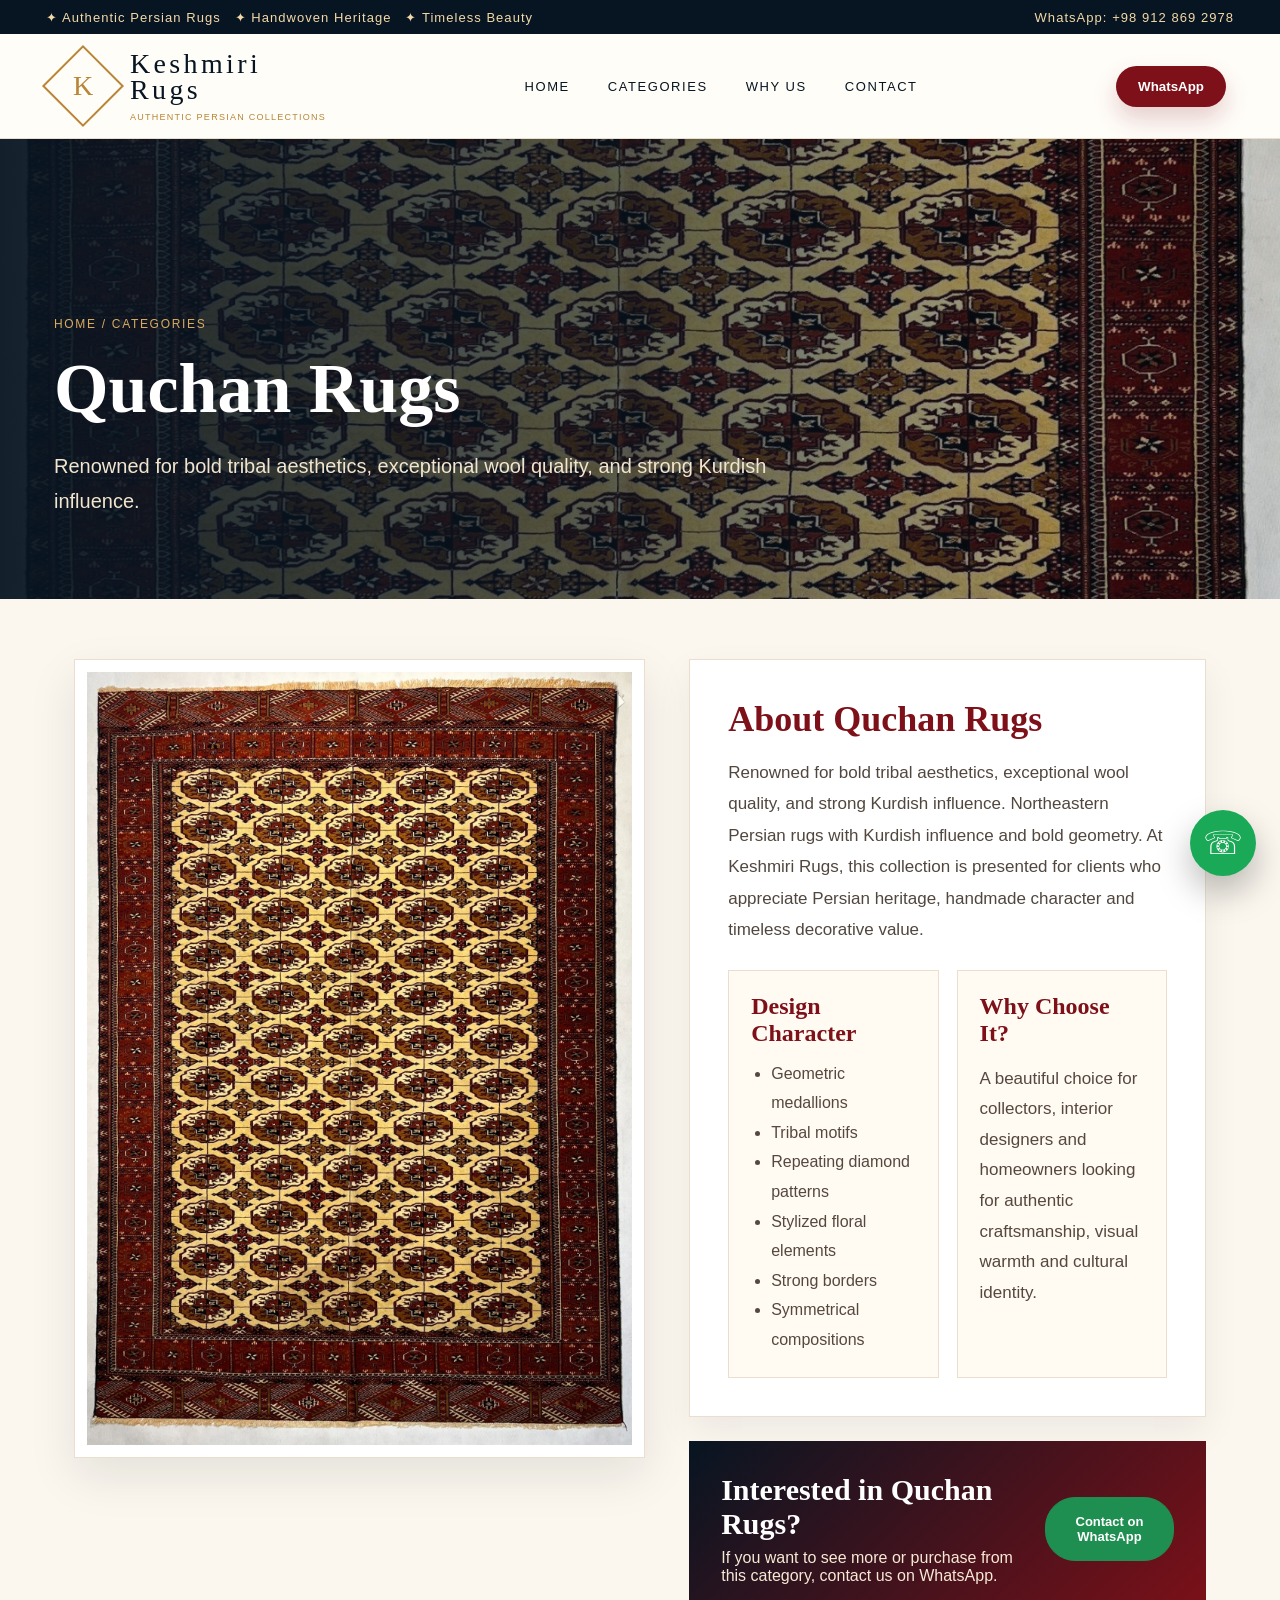
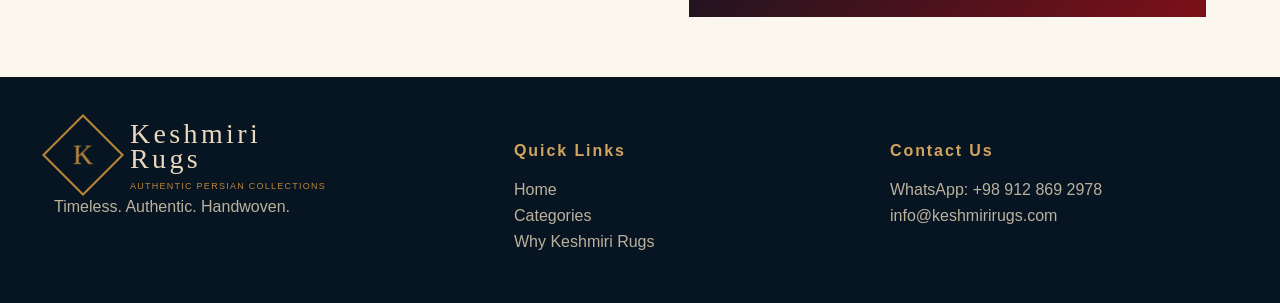
<file: categories/quchan.html>
<!doctype html><html lang="en"><head><meta charset="utf-8"><meta name="viewport" content="width=device-width,initial-scale=1"><title>Quchan Rugs | Keshmiri Rugs</title><link rel="stylesheet" href="../assets/style.css"></head><body><div class="topline"><span>✦ Authentic Persian Rugs &nbsp; ✦ Handwoven Heritage &nbsp; ✦ Timeless Beauty</span><span>WhatsApp: +98 912 869 2978</span></div>
<header class="nav"><a class="logo" href="../index.html"><div class="mark"><span>K</span></div><div class="logo-text">Keshmiri<br>Rugs<small>AUTHENTIC PERSIAN COLLECTIONS</small></div></a><nav class="menu"><a href="../index.html">Home</a><a href="../categories.html">Categories</a><a href="../index.html#why">Why Us</a><a href="../index.html#contact">Contact</a></nav><button class="whatsapp-top" data-wa data-category="Persian Rugs">WhatsApp</button></header><section class="page-hero"><div class="page-hero-inner"><div class="breadcrumb"><a href="../index.html">Home</a> / <a href="../categories.html">Categories</a></div><h1>Quchan Rugs</h1><p>Renowned for bold tribal aesthetics, exceptional wool quality, and strong Kurdish influence.</p></div></section><main class="cat-content"><div class="cat-layout"><div class="cat-photo"><img src="../assets/rug-main.jpg" alt="Quchan Rugs"></div><div><section class="story"><h2>About Quchan Rugs</h2><p>Renowned for bold tribal aesthetics, exceptional wool quality, and strong Kurdish influence. Northeastern Persian rugs with Kurdish influence and bold geometry. At Keshmiri Rugs, this collection is presented for clients who appreciate Persian heritage, handmade character and timeless decorative value.</p><div class="info-columns"><div class="mini"><h3>Design Character</h3><ul><li>Geometric medallions</li><li>Tribal motifs</li><li>Repeating diamond patterns</li><li>Stylized floral elements</li><li>Strong borders</li><li>Symmetrical compositions</li></ul></div><div class="mini"><h3>Why Choose It?</h3><p style="line-height:1.8;color:#55483f">A beautiful choice for collectors, interior designers and homeowners looking for authentic craftsmanship, visual warmth and cultural identity.</p></div></div></section><section class="cat-cta"><div><h2>Interested in Quchan Rugs?</h2><p>If you want to see more or purchase from this category, contact us on WhatsApp.</p></div><button class="btn green" data-wa data-category="Quchan Rugs">Contact on WhatsApp</button></section></div></div></main><footer class="footer" id="contact"><div><div class="logo"><div class="mark"><span>K</span></div><div class="logo-text">Keshmiri<br>Rugs<small>AUTHENTIC PERSIAN COLLECTIONS</small></div></div><p>Timeless. Authentic. Handwoven.</p></div><div><h4>Quick Links</h4><a href="../index.html">Home</a><a href="../categories.html">Categories</a><a href="../index.html#why">Why Keshmiri Rugs</a></div><div><h4>Contact Us</h4><p>WhatsApp: +98 912 869 2978</p><p>info@keshmirirugs.com</p></div></footer><button class="float" data-wa data-category="Persian Rugs">☏</button><script src="../assets/script.js"></script></body></html>
</file>
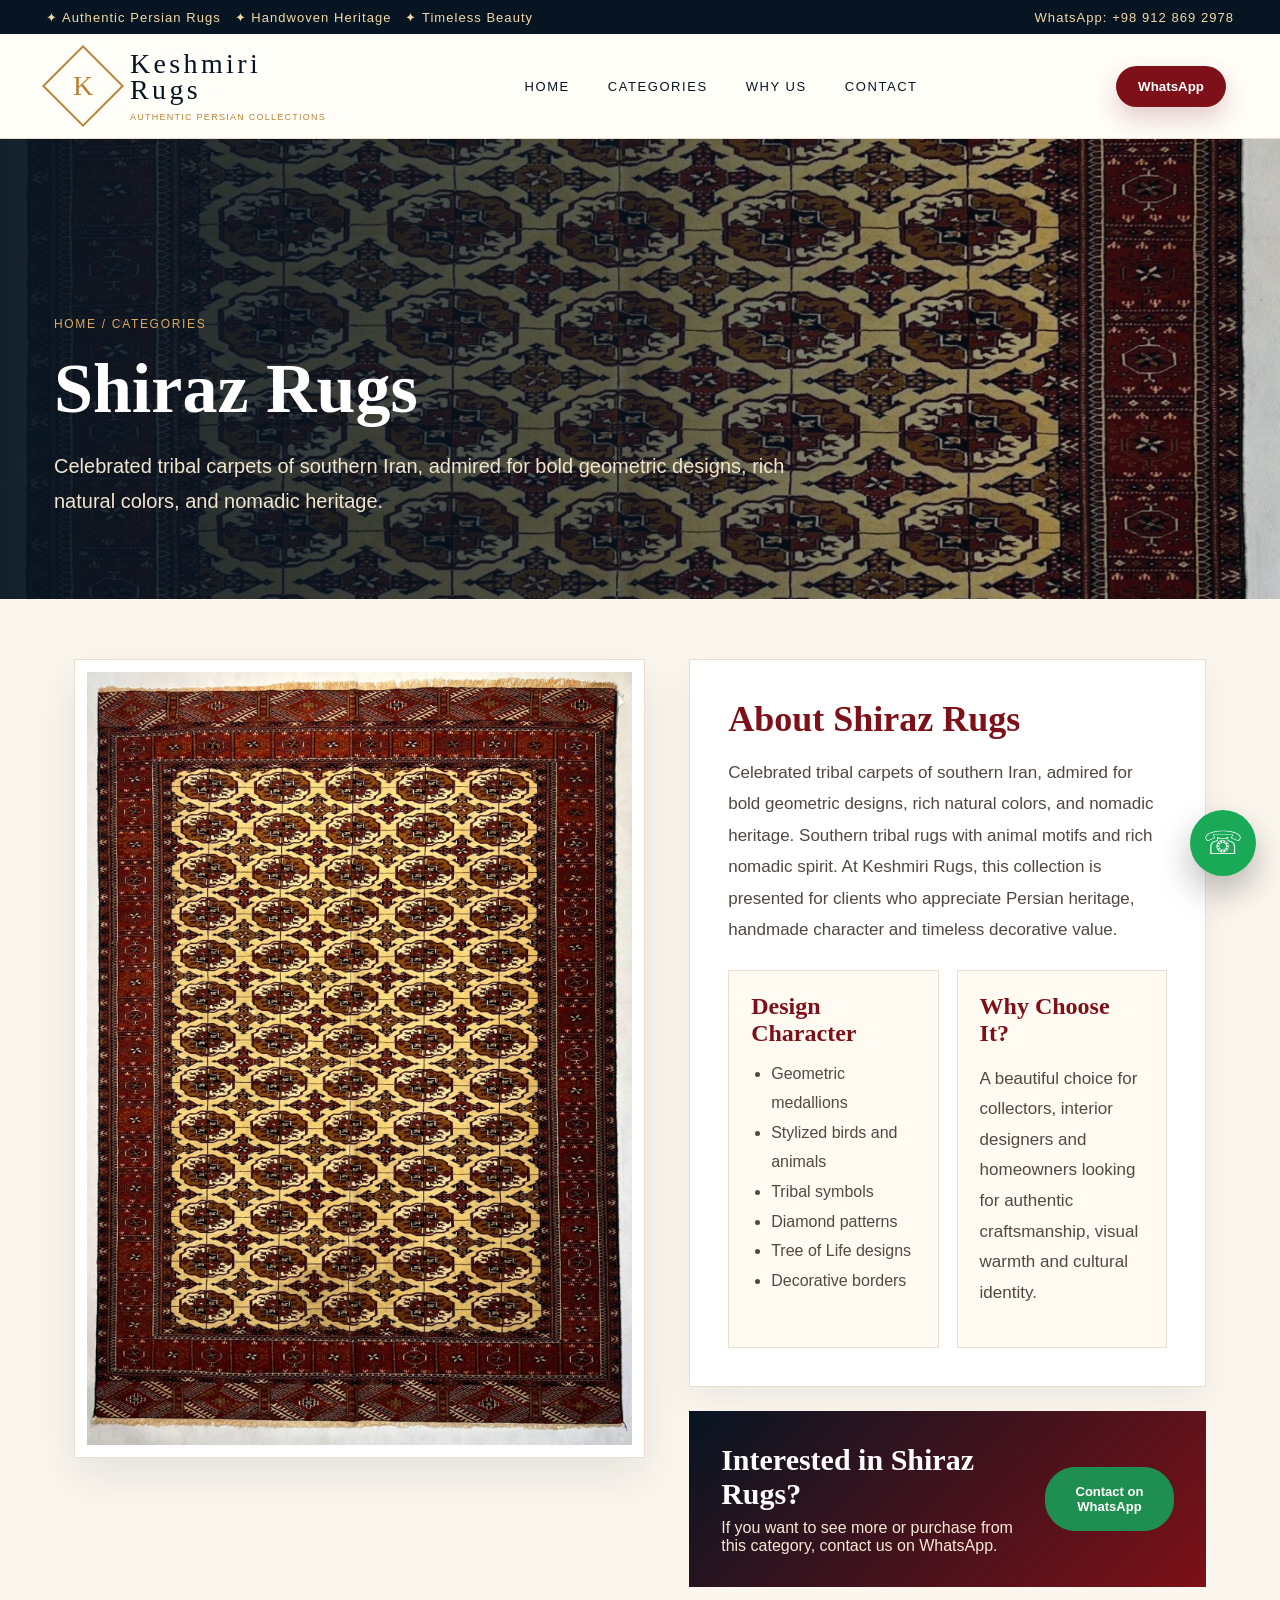
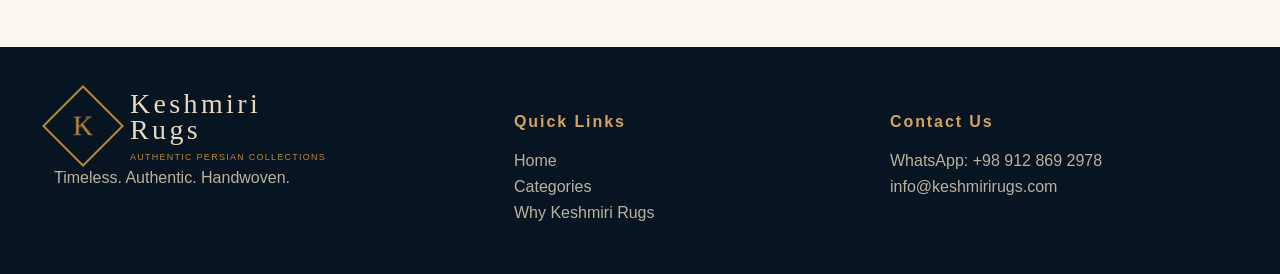
<file: categories/shiraz.html>
<!doctype html><html lang="en"><head><meta charset="utf-8"><meta name="viewport" content="width=device-width,initial-scale=1"><title>Shiraz Rugs | Keshmiri Rugs</title><link rel="stylesheet" href="../assets/style.css"></head><body><div class="topline"><span>✦ Authentic Persian Rugs &nbsp; ✦ Handwoven Heritage &nbsp; ✦ Timeless Beauty</span><span>WhatsApp: +98 912 869 2978</span></div>
<header class="nav"><a class="logo" href="../index.html"><div class="mark"><span>K</span></div><div class="logo-text">Keshmiri<br>Rugs<small>AUTHENTIC PERSIAN COLLECTIONS</small></div></a><nav class="menu"><a href="../index.html">Home</a><a href="../categories.html">Categories</a><a href="../index.html#why">Why Us</a><a href="../index.html#contact">Contact</a></nav><button class="whatsapp-top" data-wa data-category="Persian Rugs">WhatsApp</button></header><section class="page-hero"><div class="page-hero-inner"><div class="breadcrumb"><a href="../index.html">Home</a> / <a href="../categories.html">Categories</a></div><h1>Shiraz Rugs</h1><p>Celebrated tribal carpets of southern Iran, admired for bold geometric designs, rich natural colors, and nomadic heritage.</p></div></section><main class="cat-content"><div class="cat-layout"><div class="cat-photo"><img src="../assets/rug-main.jpg" alt="Shiraz Rugs"></div><div><section class="story"><h2>About Shiraz Rugs</h2><p>Celebrated tribal carpets of southern Iran, admired for bold geometric designs, rich natural colors, and nomadic heritage. Southern tribal rugs with animal motifs and rich nomadic spirit. At Keshmiri Rugs, this collection is presented for clients who appreciate Persian heritage, handmade character and timeless decorative value.</p><div class="info-columns"><div class="mini"><h3>Design Character</h3><ul><li>Geometric medallions</li><li>Stylized birds and animals</li><li>Tribal symbols</li><li>Diamond patterns</li><li>Tree of Life designs</li><li>Decorative borders</li></ul></div><div class="mini"><h3>Why Choose It?</h3><p style="line-height:1.8;color:#55483f">A beautiful choice for collectors, interior designers and homeowners looking for authentic craftsmanship, visual warmth and cultural identity.</p></div></div></section><section class="cat-cta"><div><h2>Interested in Shiraz Rugs?</h2><p>If you want to see more or purchase from this category, contact us on WhatsApp.</p></div><button class="btn green" data-wa data-category="Shiraz Rugs">Contact on WhatsApp</button></section></div></div></main><footer class="footer" id="contact"><div><div class="logo"><div class="mark"><span>K</span></div><div class="logo-text">Keshmiri<br>Rugs<small>AUTHENTIC PERSIAN COLLECTIONS</small></div></div><p>Timeless. Authentic. Handwoven.</p></div><div><h4>Quick Links</h4><a href="../index.html">Home</a><a href="../categories.html">Categories</a><a href="../index.html#why">Why Keshmiri Rugs</a></div><div><h4>Contact Us</h4><p>WhatsApp: +98 912 869 2978</p><p>info@keshmirirugs.com</p></div></footer><button class="float" data-wa data-category="Persian Rugs">☏</button><script src="../assets/script.js"></script></body></html>
</file>
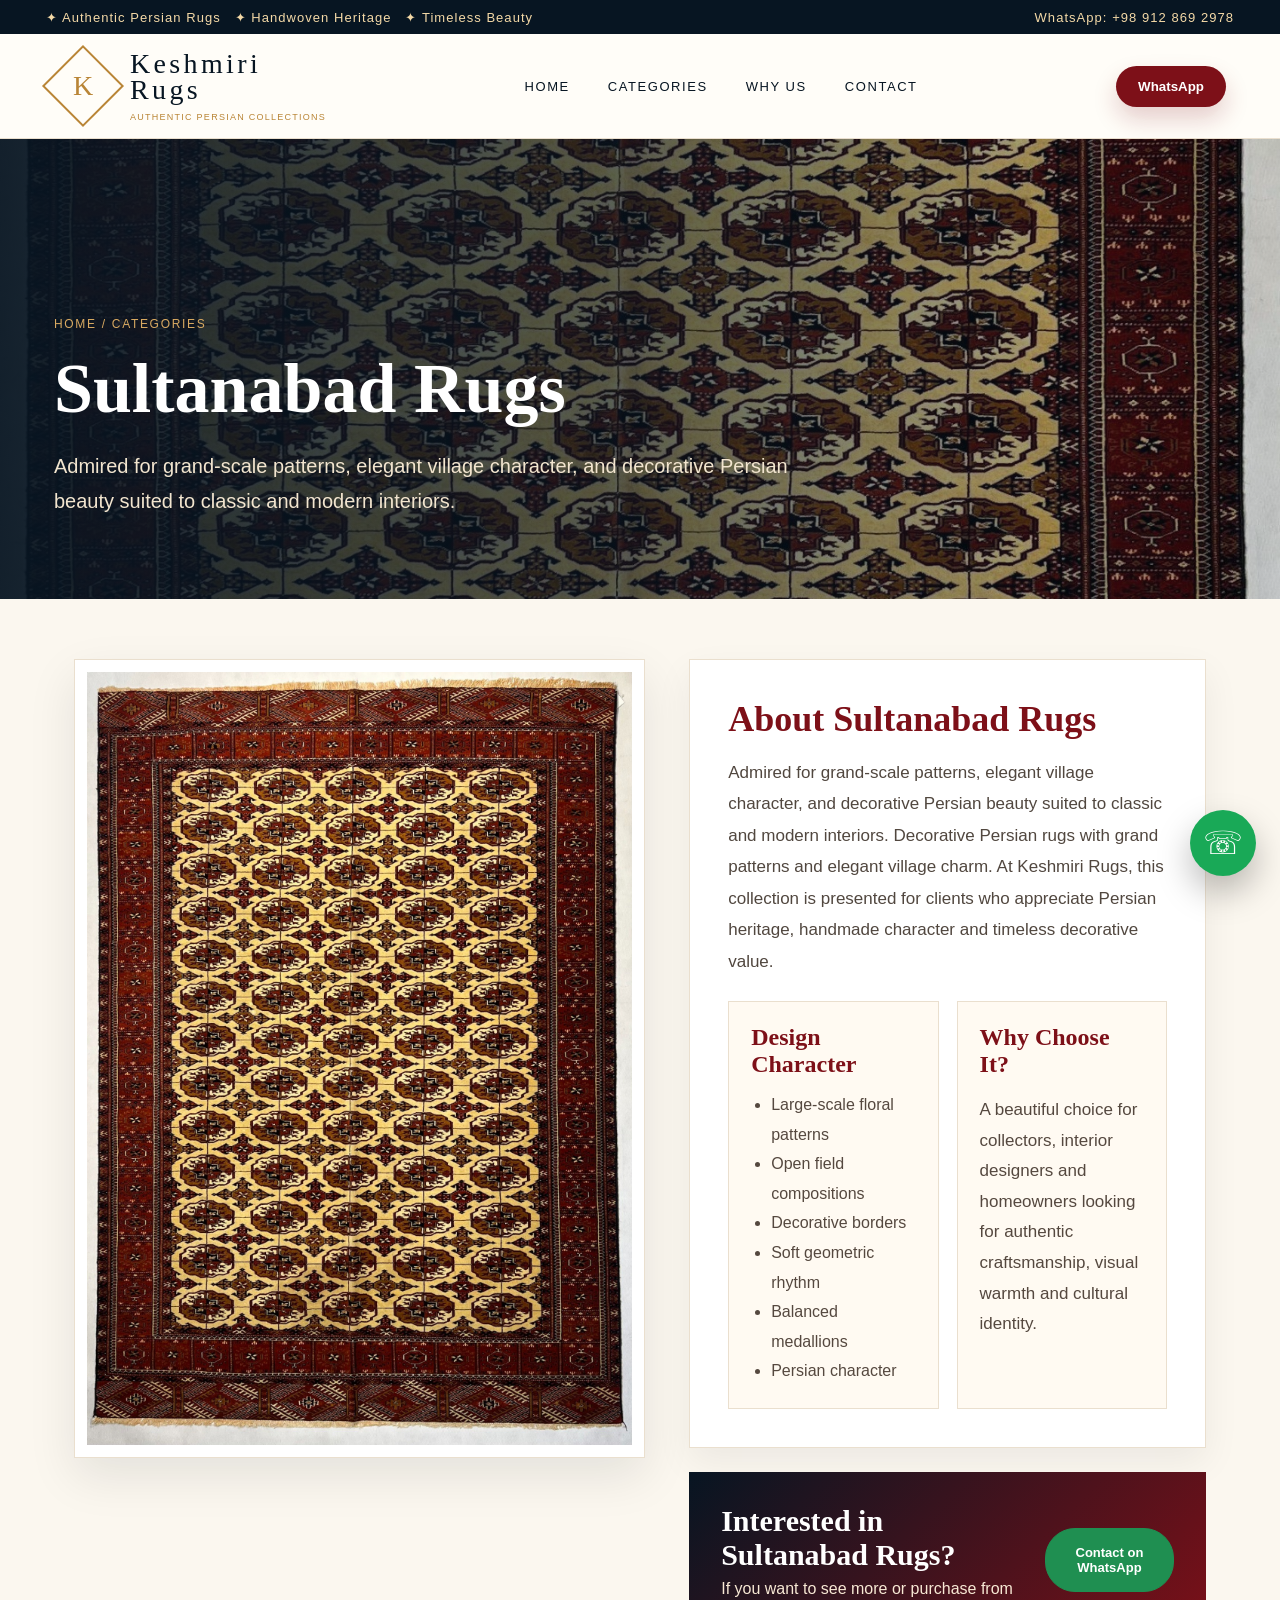
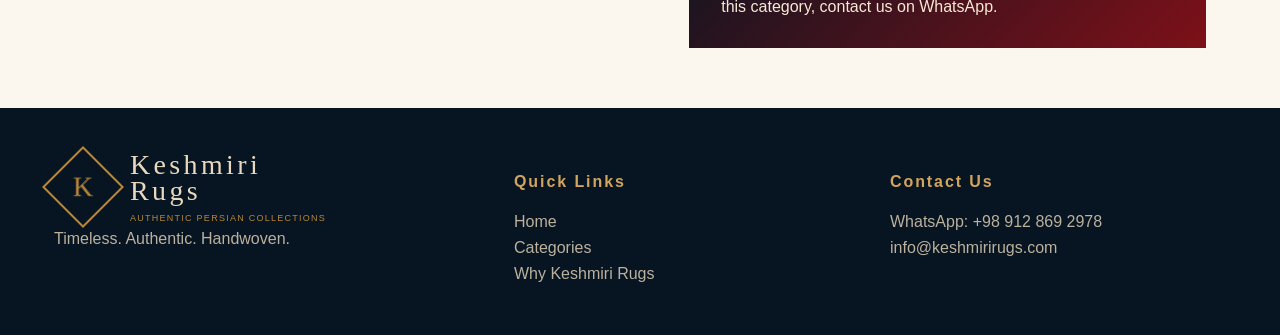
<file: categories/sultanabad.html>
<!doctype html><html lang="en"><head><meta charset="utf-8"><meta name="viewport" content="width=device-width,initial-scale=1"><title>Sultanabad Rugs | Keshmiri Rugs</title><link rel="stylesheet" href="../assets/style.css"></head><body><div class="topline"><span>✦ Authentic Persian Rugs &nbsp; ✦ Handwoven Heritage &nbsp; ✦ Timeless Beauty</span><span>WhatsApp: +98 912 869 2978</span></div>
<header class="nav"><a class="logo" href="../index.html"><div class="mark"><span>K</span></div><div class="logo-text">Keshmiri<br>Rugs<small>AUTHENTIC PERSIAN COLLECTIONS</small></div></a><nav class="menu"><a href="../index.html">Home</a><a href="../categories.html">Categories</a><a href="../index.html#why">Why Us</a><a href="../index.html#contact">Contact</a></nav><button class="whatsapp-top" data-wa data-category="Persian Rugs">WhatsApp</button></header><section class="page-hero"><div class="page-hero-inner"><div class="breadcrumb"><a href="../index.html">Home</a> / <a href="../categories.html">Categories</a></div><h1>Sultanabad Rugs</h1><p>Admired for grand-scale patterns, elegant village character, and decorative Persian beauty suited to classic and modern interiors.</p></div></section><main class="cat-content"><div class="cat-layout"><div class="cat-photo"><img src="../assets/rug-main.jpg" alt="Sultanabad Rugs"></div><div><section class="story"><h2>About Sultanabad Rugs</h2><p>Admired for grand-scale patterns, elegant village character, and decorative Persian beauty suited to classic and modern interiors. Decorative Persian rugs with grand patterns and elegant village charm. At Keshmiri Rugs, this collection is presented for clients who appreciate Persian heritage, handmade character and timeless decorative value.</p><div class="info-columns"><div class="mini"><h3>Design Character</h3><ul><li>Large-scale floral patterns</li><li>Open field compositions</li><li>Decorative borders</li><li>Soft geometric rhythm</li><li>Balanced medallions</li><li>Persian character</li></ul></div><div class="mini"><h3>Why Choose It?</h3><p style="line-height:1.8;color:#55483f">A beautiful choice for collectors, interior designers and homeowners looking for authentic craftsmanship, visual warmth and cultural identity.</p></div></div></section><section class="cat-cta"><div><h2>Interested in Sultanabad Rugs?</h2><p>If you want to see more or purchase from this category, contact us on WhatsApp.</p></div><button class="btn green" data-wa data-category="Sultanabad Rugs">Contact on WhatsApp</button></section></div></div></main><footer class="footer" id="contact"><div><div class="logo"><div class="mark"><span>K</span></div><div class="logo-text">Keshmiri<br>Rugs<small>AUTHENTIC PERSIAN COLLECTIONS</small></div></div><p>Timeless. Authentic. Handwoven.</p></div><div><h4>Quick Links</h4><a href="../index.html">Home</a><a href="../categories.html">Categories</a><a href="../index.html#why">Why Keshmiri Rugs</a></div><div><h4>Contact Us</h4><p>WhatsApp: +98 912 869 2978</p><p>info@keshmirirugs.com</p></div></footer><button class="float" data-wa data-category="Persian Rugs">☏</button><script src="../assets/script.js"></script></body></html>
</file>
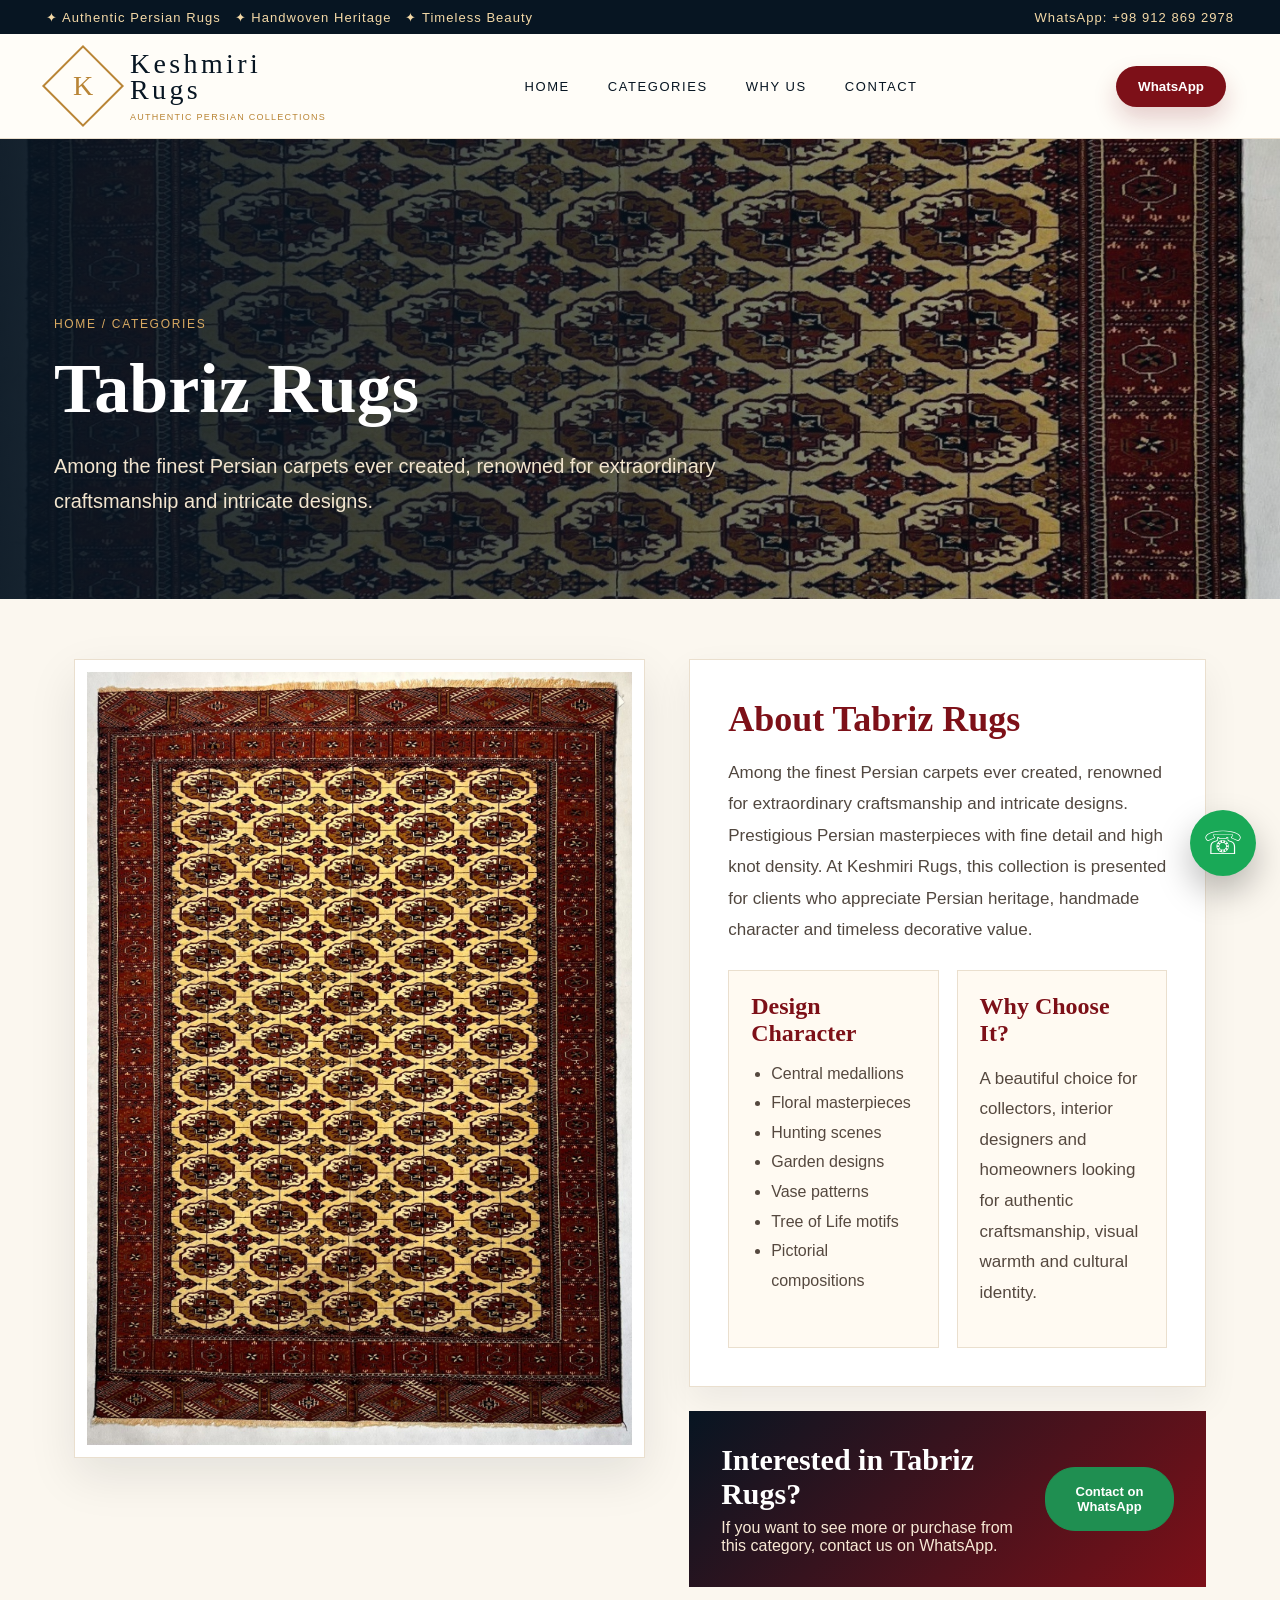
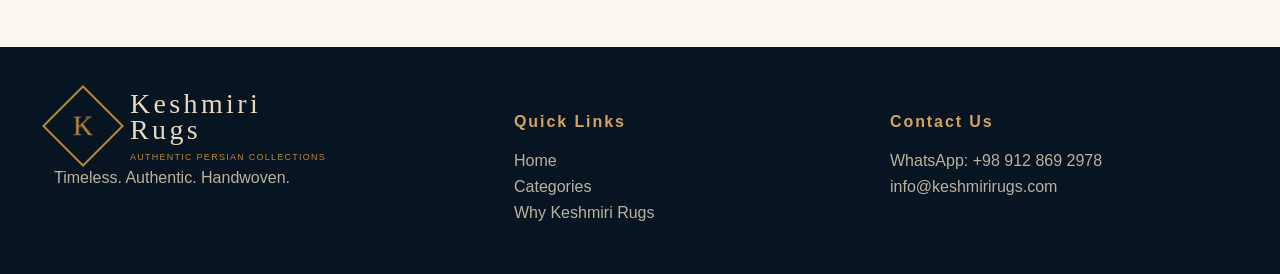
<file: categories/tabriz.html>
<!doctype html><html lang="en"><head><meta charset="utf-8"><meta name="viewport" content="width=device-width,initial-scale=1"><title>Tabriz Rugs | Keshmiri Rugs</title><link rel="stylesheet" href="../assets/style.css"></head><body><div class="topline"><span>✦ Authentic Persian Rugs &nbsp; ✦ Handwoven Heritage &nbsp; ✦ Timeless Beauty</span><span>WhatsApp: +98 912 869 2978</span></div>
<header class="nav"><a class="logo" href="../index.html"><div class="mark"><span>K</span></div><div class="logo-text">Keshmiri<br>Rugs<small>AUTHENTIC PERSIAN COLLECTIONS</small></div></a><nav class="menu"><a href="../index.html">Home</a><a href="../categories.html">Categories</a><a href="../index.html#why">Why Us</a><a href="../index.html#contact">Contact</a></nav><button class="whatsapp-top" data-wa data-category="Persian Rugs">WhatsApp</button></header><section class="page-hero"><div class="page-hero-inner"><div class="breadcrumb"><a href="../index.html">Home</a> / <a href="../categories.html">Categories</a></div><h1>Tabriz Rugs</h1><p>Among the finest Persian carpets ever created, renowned for extraordinary craftsmanship and intricate designs.</p></div></section><main class="cat-content"><div class="cat-layout"><div class="cat-photo"><img src="../assets/rug-main.jpg" alt="Tabriz Rugs"></div><div><section class="story"><h2>About Tabriz Rugs</h2><p>Among the finest Persian carpets ever created, renowned for extraordinary craftsmanship and intricate designs. Prestigious Persian masterpieces with fine detail and high knot density. At Keshmiri Rugs, this collection is presented for clients who appreciate Persian heritage, handmade character and timeless decorative value.</p><div class="info-columns"><div class="mini"><h3>Design Character</h3><ul><li>Central medallions</li><li>Floral masterpieces</li><li>Hunting scenes</li><li>Garden designs</li><li>Vase patterns</li><li>Tree of Life motifs</li><li>Pictorial compositions</li></ul></div><div class="mini"><h3>Why Choose It?</h3><p style="line-height:1.8;color:#55483f">A beautiful choice for collectors, interior designers and homeowners looking for authentic craftsmanship, visual warmth and cultural identity.</p></div></div></section><section class="cat-cta"><div><h2>Interested in Tabriz Rugs?</h2><p>If you want to see more or purchase from this category, contact us on WhatsApp.</p></div><button class="btn green" data-wa data-category="Tabriz Rugs">Contact on WhatsApp</button></section></div></div></main><footer class="footer" id="contact"><div><div class="logo"><div class="mark"><span>K</span></div><div class="logo-text">Keshmiri<br>Rugs<small>AUTHENTIC PERSIAN COLLECTIONS</small></div></div><p>Timeless. Authentic. Handwoven.</p></div><div><h4>Quick Links</h4><a href="../index.html">Home</a><a href="../categories.html">Categories</a><a href="../index.html#why">Why Keshmiri Rugs</a></div><div><h4>Contact Us</h4><p>WhatsApp: +98 912 869 2978</p><p>info@keshmirirugs.com</p></div></footer><button class="float" data-wa data-category="Persian Rugs">☏</button><script src="../assets/script.js"></script></body></html>
</file>
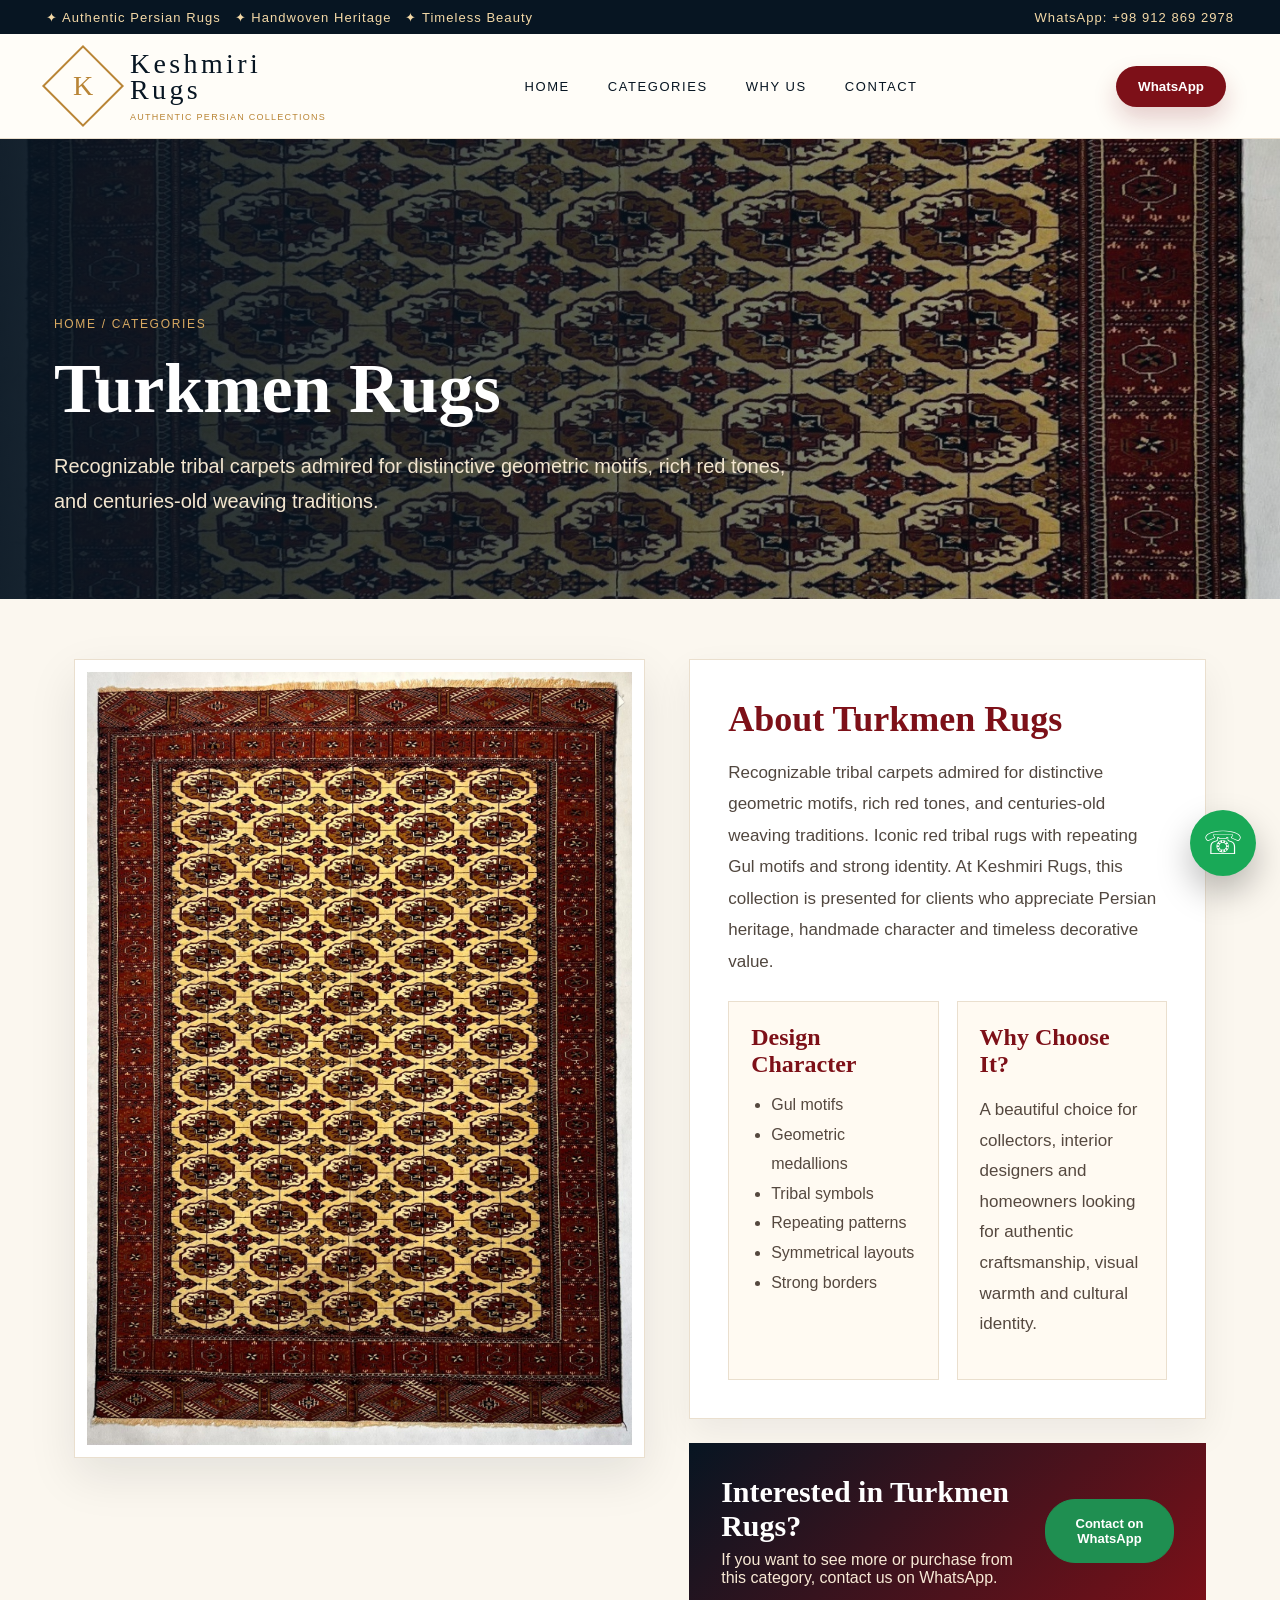
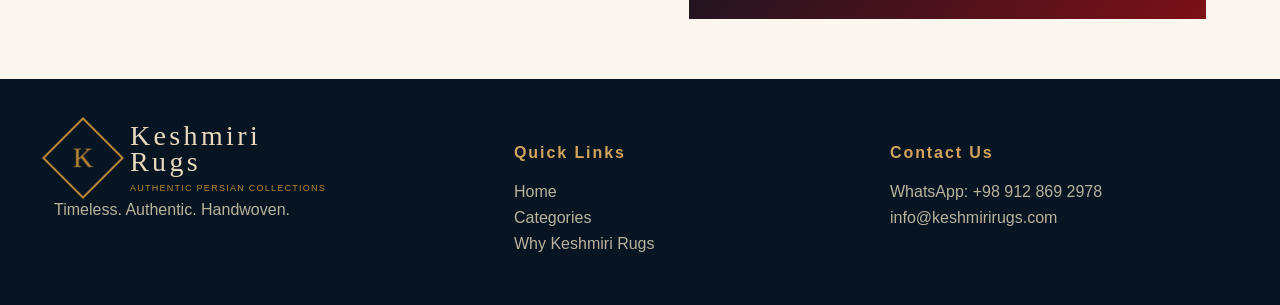
<file: categories/turkmen.html>
<!doctype html><html lang="en"><head><meta charset="utf-8"><meta name="viewport" content="width=device-width,initial-scale=1"><title>Turkmen Rugs | Keshmiri Rugs</title><link rel="stylesheet" href="../assets/style.css"></head><body><div class="topline"><span>✦ Authentic Persian Rugs &nbsp; ✦ Handwoven Heritage &nbsp; ✦ Timeless Beauty</span><span>WhatsApp: +98 912 869 2978</span></div>
<header class="nav"><a class="logo" href="../index.html"><div class="mark"><span>K</span></div><div class="logo-text">Keshmiri<br>Rugs<small>AUTHENTIC PERSIAN COLLECTIONS</small></div></a><nav class="menu"><a href="../index.html">Home</a><a href="../categories.html">Categories</a><a href="../index.html#why">Why Us</a><a href="../index.html#contact">Contact</a></nav><button class="whatsapp-top" data-wa data-category="Persian Rugs">WhatsApp</button></header><section class="page-hero"><div class="page-hero-inner"><div class="breadcrumb"><a href="../index.html">Home</a> / <a href="../categories.html">Categories</a></div><h1>Turkmen Rugs</h1><p>Recognizable tribal carpets admired for distinctive geometric motifs, rich red tones, and centuries-old weaving traditions.</p></div></section><main class="cat-content"><div class="cat-layout"><div class="cat-photo"><img src="../assets/rug-main.jpg" alt="Turkmen Rugs"></div><div><section class="story"><h2>About Turkmen Rugs</h2><p>Recognizable tribal carpets admired for distinctive geometric motifs, rich red tones, and centuries-old weaving traditions. Iconic red tribal rugs with repeating Gul motifs and strong identity. At Keshmiri Rugs, this collection is presented for clients who appreciate Persian heritage, handmade character and timeless decorative value.</p><div class="info-columns"><div class="mini"><h3>Design Character</h3><ul><li>Gul motifs</li><li>Geometric medallions</li><li>Tribal symbols</li><li>Repeating patterns</li><li>Symmetrical layouts</li><li>Strong borders</li></ul></div><div class="mini"><h3>Why Choose It?</h3><p style="line-height:1.8;color:#55483f">A beautiful choice for collectors, interior designers and homeowners looking for authentic craftsmanship, visual warmth and cultural identity.</p></div></div></section><section class="cat-cta"><div><h2>Interested in Turkmen Rugs?</h2><p>If you want to see more or purchase from this category, contact us on WhatsApp.</p></div><button class="btn green" data-wa data-category="Turkmen Rugs">Contact on WhatsApp</button></section></div></div></main><footer class="footer" id="contact"><div><div class="logo"><div class="mark"><span>K</span></div><div class="logo-text">Keshmiri<br>Rugs<small>AUTHENTIC PERSIAN COLLECTIONS</small></div></div><p>Timeless. Authentic. Handwoven.</p></div><div><h4>Quick Links</h4><a href="../index.html">Home</a><a href="../categories.html">Categories</a><a href="../index.html#why">Why Keshmiri Rugs</a></div><div><h4>Contact Us</h4><p>WhatsApp: +98 912 869 2978</p><p>info@keshmirirugs.com</p></div></footer><button class="float" data-wa data-category="Persian Rugs">☏</button><script src="../assets/script.js"></script></body></html>
</file>
<file: assets/style.css>
:root{--ink:#071522;--cream:#fbf7ef;--paper:#fffdf8;--gold:#b98536;--red:#7d1018;--muted:#6b5b4c;--line:#eadfce;--green:#1f8f51}
*{box-sizing:border-box}html{scroll-behavior:smooth}body{margin:0;background:var(--cream);font-family:Inter,Arial,sans-serif;color:var(--ink)}a{text-decoration:none;color:inherit}button{font-family:inherit}
.topline{height:34px;background:var(--ink);color:#f4d9a7;display:flex;align-items:center;justify-content:space-between;padding:0 46px;font-size:13px;letter-spacing:.08em}
.nav{height:105px;background:rgba(255,253,248,.96);display:flex;align-items:center;justify-content:space-between;padding:0 54px;border-bottom:1px solid var(--line);position:sticky;top:0;z-index:10;backdrop-filter:blur(12px)}
.logo{display:flex;align-items:center;gap:18px}.mark{width:58px;height:58px;border:2px solid var(--gold);display:grid;place-items:center;transform:rotate(45deg);color:var(--gold);font-family:Georgia,serif;font-size:28px}.mark span{transform:rotate(-45deg)}
.logo-text{font-family:Georgia,serif;font-size:28px;letter-spacing:.12em;line-height:.92}.logo-text small{display:block;font-family:Arial,sans-serif;font-size:9px;letter-spacing:.14em;color:var(--gold);margin-top:10px;text-transform:uppercase}
.menu{display:flex;gap:38px;font-size:13px;letter-spacing:.12em;text-transform:uppercase}.menu a:hover{color:var(--gold)}
.whatsapp-top{background:var(--red);color:white;padding:13px 22px;border:0;border-radius:28px;font-weight:700;box-shadow:0 12px 25px #7d101833;cursor:pointer}
.hero{min-height:660px;background:linear-gradient(90deg,rgba(7,21,34,.96) 0%,rgba(7,21,34,.76) 38%,rgba(7,21,34,.08) 72%),url('assets/hero-rug.jpg');background-size:cover;background-position:center;display:flex;align-items:center;padding:80px 70px;color:white}
.hero-inner{max-width:640px}.eyebrow{color:#e0b46d;letter-spacing:.08em;margin-bottom:24px}.hero h1{font-family:Georgia,serif;font-size:72px;line-height:1.02;margin:0 0 24px}.hero h1 span{color:var(--gold)}.hero p{font-size:18px;line-height:1.9;color:#f4eadb;max-width:545px}
.btn{display:inline-flex;align-items:center;justify-content:center;gap:10px;border:1px solid var(--gold);padding:16px 28px;border-radius:3px;text-transform:uppercase;letter-spacing:.12em;font-size:13px;font-weight:700;cursor:pointer;transition:.25s}.btn:hover{transform:translateY(-2px)}.btn.gold{background:var(--gold);color:#17100c}.btn.dark{background:var(--ink);color:white;border-color:var(--ink)}.btn.green{background:var(--green);color:white;border-color:var(--green);border-radius:30px;text-transform:none;letter-spacing:0}
.features{display:grid;grid-template-columns:repeat(4,1fr);background:var(--paper);border-bottom:1px solid var(--line);border-top:1px solid var(--line);padding:26px 60px;gap:20px}.feature{display:flex;gap:18px;align-items:center;border-right:1px solid var(--line)}.feature:last-child{border-right:0}.icon{font-size:32px;color:var(--gold)}.feature b{display:block;text-transform:uppercase;font-size:13px;letter-spacing:.1em}.feature span{font-size:13px;color:#6b5a4b}
.section{padding:78px 44px}.center{text-align:center}.orn{color:var(--gold);margin-bottom:12px}h2{font-family:Georgia,serif;font-size:44px;margin:0 0 14px}.lead{color:#5d5047;line-height:1.75;max-width:760px;margin:0 auto 38px;font-size:17px}
.why-only{max-width:1060px;margin:auto;text-align:center}.why-grid{display:grid;grid-template-columns:repeat(4,1fr);gap:18px;margin-top:36px;text-align:left}.why-item{background:white;border:1px solid var(--line);padding:26px;box-shadow:0 10px 25px #0715220c}.why-item b{font-family:Georgia,serif;font-size:21px;color:var(--red)}.why-item p{color:var(--muted);line-height:1.7;margin-bottom:0}
.see-categories-box{max-width:880px;margin:46px auto 0;padding:34px;background:white;border:1px solid var(--line);box-shadow:0 14px 35px #07152210;text-align:center}.see-categories-box p{color:var(--muted);line-height:1.7;margin:0 0 22px}
.collections-hero{padding:76px 44px;text-align:center;background:linear-gradient(#fffdf8,#fbf7ef)}.grid{display:grid;grid-template-columns:repeat(4,1fr);gap:24px;max-width:1240px;margin:0 auto 60px}.card{position:relative;background:white;border:1px solid var(--line);box-shadow:0 14px 30px #07152212;overflow:hidden;min-height:330px}.card-img{height:245px;background:url('assets/rug-thumb.jpg') center/cover}.card-body{padding:20px;background:linear-gradient(#fffdf8ee,#fffdf8)}.card h3{font-family:Georgia,serif;font-size:25px;margin:0 0 8px}.card a{color:var(--gold);font-size:14px}.card-summary{position:absolute;inset:0;background:linear-gradient(180deg,rgba(7,21,34,.82),rgba(125,16,24,.92));color:white;padding:28px;display:flex;flex-direction:column;justify-content:flex-end;opacity:0;transform:translateY(8px);transition:.25s}.card:hover .card-summary{opacity:1;transform:translateY(0)}.card-summary h3{color:white}.card-summary p{line-height:1.7;color:#fff2df}
.cta{margin-top:60px;background:white;border-radius:0 44px 44px 0;display:grid;grid-template-columns:280px 1fr auto;align-items:center;gap:30px;box-shadow:0 18px 45px #07152218;overflow:hidden;max-width:1180px;margin-left:auto;margin-right:auto}.cta-img{height:145px;background:url('assets/rug-thumb.jpg') center/cover}.cta h2{font-size:32px;margin:0}.cta p{color:#5b5148}.cta .btn{margin-right:40px}
.footer{background:#071522;color:#e9d8bd;padding:44px 54px;display:grid;grid-template-columns:1.25fr 1fr 1fr;gap:40px}.footer h4{color:#d3a45d;letter-spacing:.12em}.footer a,.footer p{display:block;color:#e9d8bdcc;margin:8px 0}.float{position:fixed;right:24px;bottom:24px;background:#19a957;color:white;width:66px;height:66px;border:0;border-radius:50%;display:grid;place-items:center;font-size:32px;box-shadow:0 16px 34px #0004;z-index:20;cursor:pointer}
.page-hero{min-height:460px;background:linear-gradient(90deg,rgba(7,21,34,.95),rgba(7,21,34,.65),rgba(7,21,34,.18)),url('../assets/rug-main.jpg');background-size:cover;background-position:center;display:flex;align-items:end;color:white;padding:60px 54px}.page-hero-inner{max-width:920px}.breadcrumb{color:#d9aa62;letter-spacing:.14em;text-transform:uppercase;font-size:12px;margin-bottom:18px}.page-hero h1{font-family:Georgia,serif;font-size:70px;margin:0 0 16px}.page-hero p{font-size:20px;max-width:760px;line-height:1.75;color:#f2e5cf}
.cat-content{max-width:1180px;margin:0 auto;padding:60px 24px}.cat-layout{display:grid;grid-template-columns:1.05fr .95fr;gap:44px;align-items:start}.cat-photo{position:sticky;top:130px;background:white;border:1px solid var(--line);padding:12px;box-shadow:0 18px 45px #07152218}.cat-photo img{width:100%;display:block}.story{background:white;border:1px solid var(--line);padding:38px;box-shadow:0 14px 34px #07152210}.story h2{font-size:36px;color:var(--red)}.story p{line-height:1.85;color:#51473f;font-size:17px}
.info-columns{display:grid;grid-template-columns:1fr 1fr;gap:18px;margin-top:24px}.mini{background:#fffaf2;border:1px solid var(--line);padding:22px}.mini h3{font-family:Georgia,serif;margin:0 0 12px;color:var(--red);font-size:24px}.mini ul{margin:0;padding-left:20px;color:#55483f;line-height:1.85}.cat-cta{margin-top:24px;background:linear-gradient(135deg,var(--ink),var(--red));color:white;padding:32px;display:flex;align-items:center;justify-content:space-between;gap:24px}.cat-cta h2{font-size:30px;margin-bottom:8px}.cat-cta p{color:#f8e9d5;margin:0}
@media(max-width:950px){.menu{display:none}.hero{padding:55px 25px}.hero h1,.page-hero h1{font-size:48px}.grid,.features,.footer,.cat-layout,.why-grid{grid-template-columns:1fr 1fr}.cta{grid-template-columns:1fr}.cta .btn{margin:0 25px 30px}.feature{border:0}.cat-photo{position:static}.cat-cta{flex-direction:column;align-items:flex-start}}@media(max-width:620px){.topline{display:none}.nav{height:82px;padding:0 18px}.logo-text{font-size:20px}.whatsapp-top{display:none}.grid,.features,.footer,.cat-layout,.info-columns,.why-grid{grid-template-columns:1fr}.hero{min-height:560px}.section{padding:50px 20px}.page-hero{padding:45px 24px}.cat-content{padding:36px 18px}}
</file>
